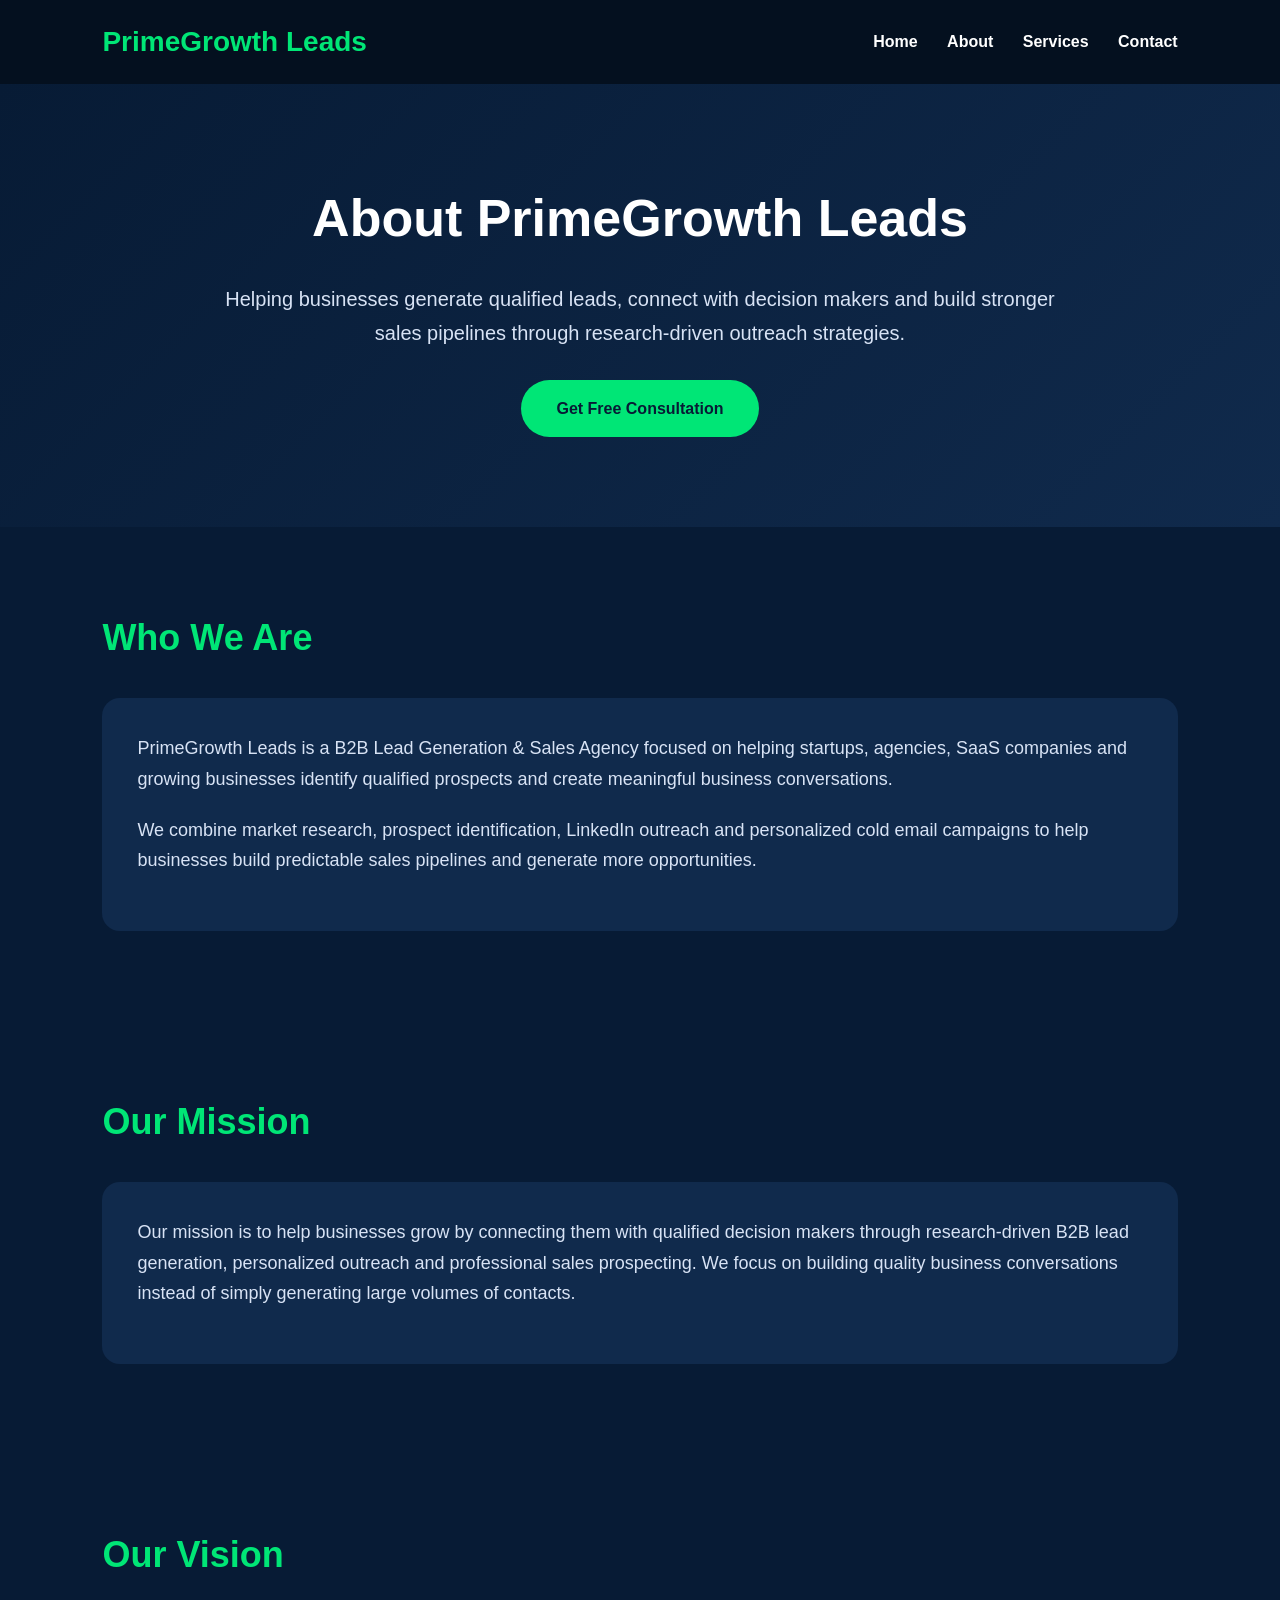
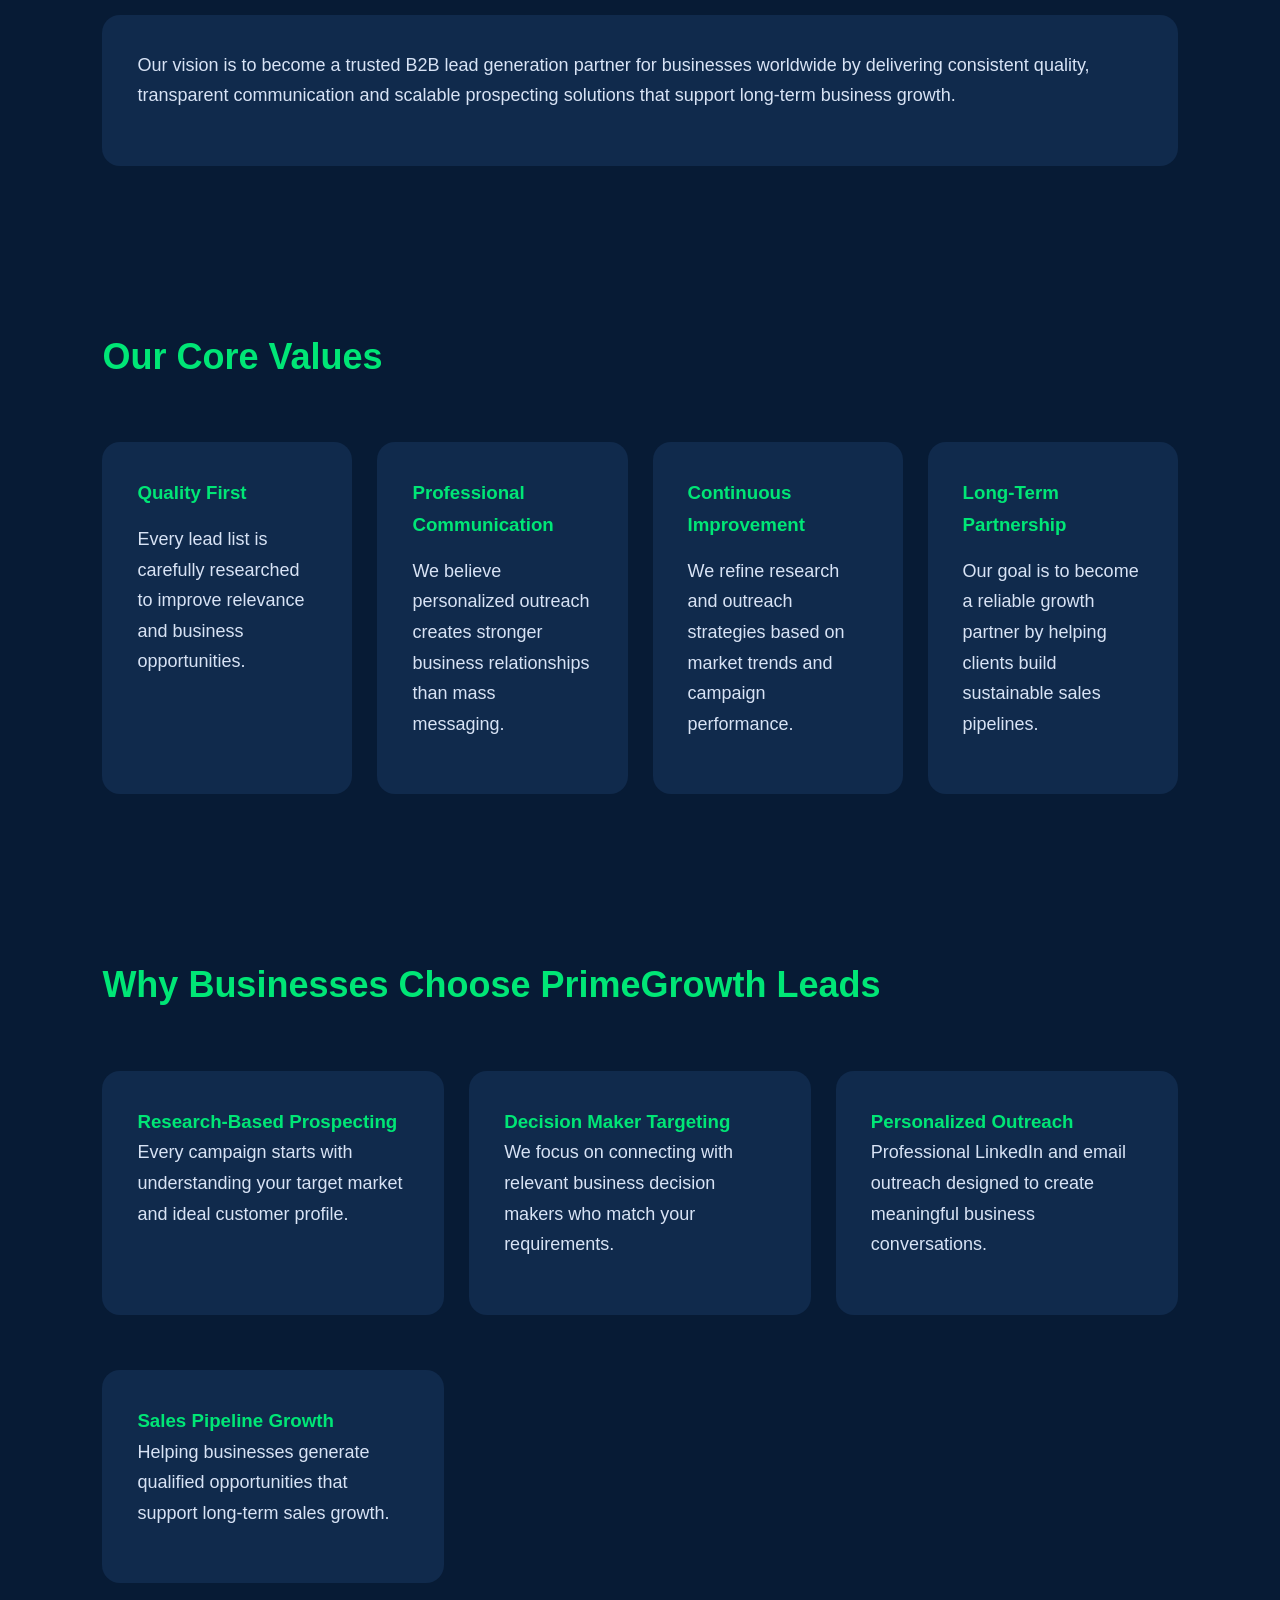
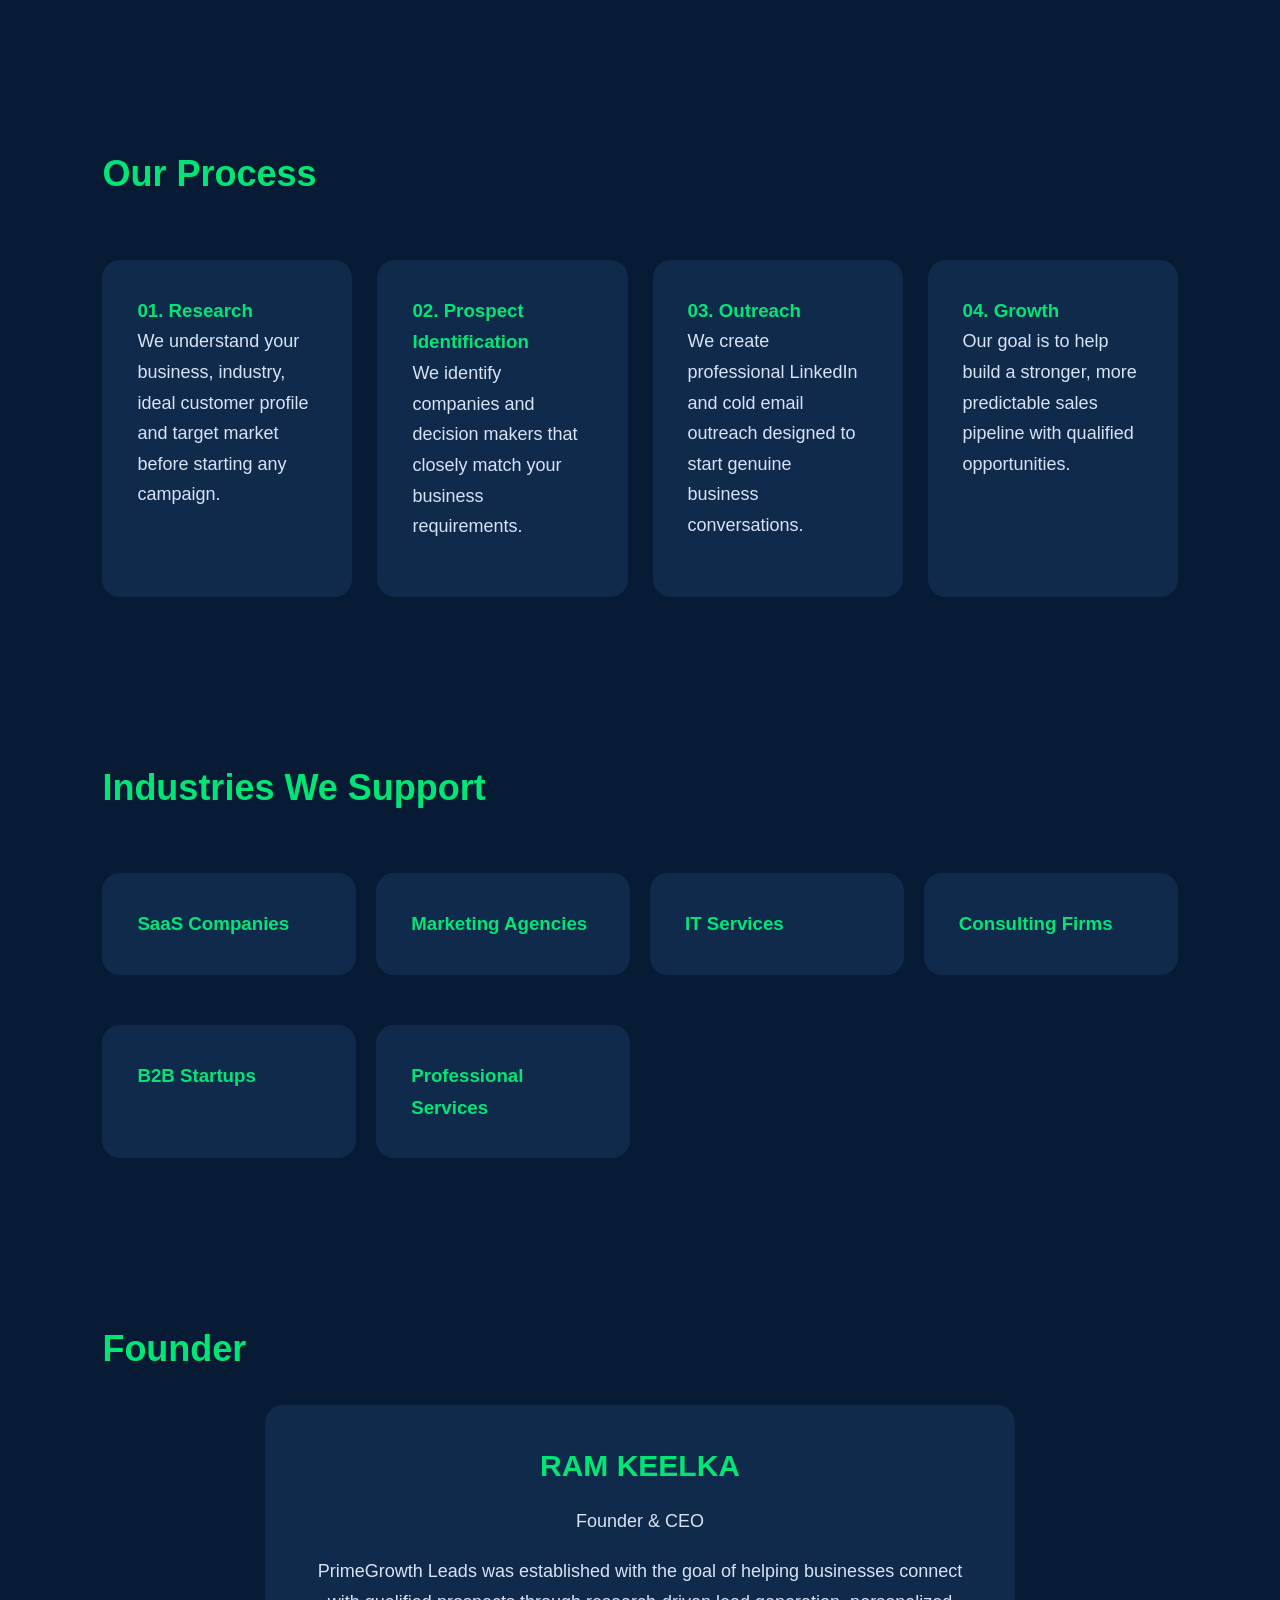
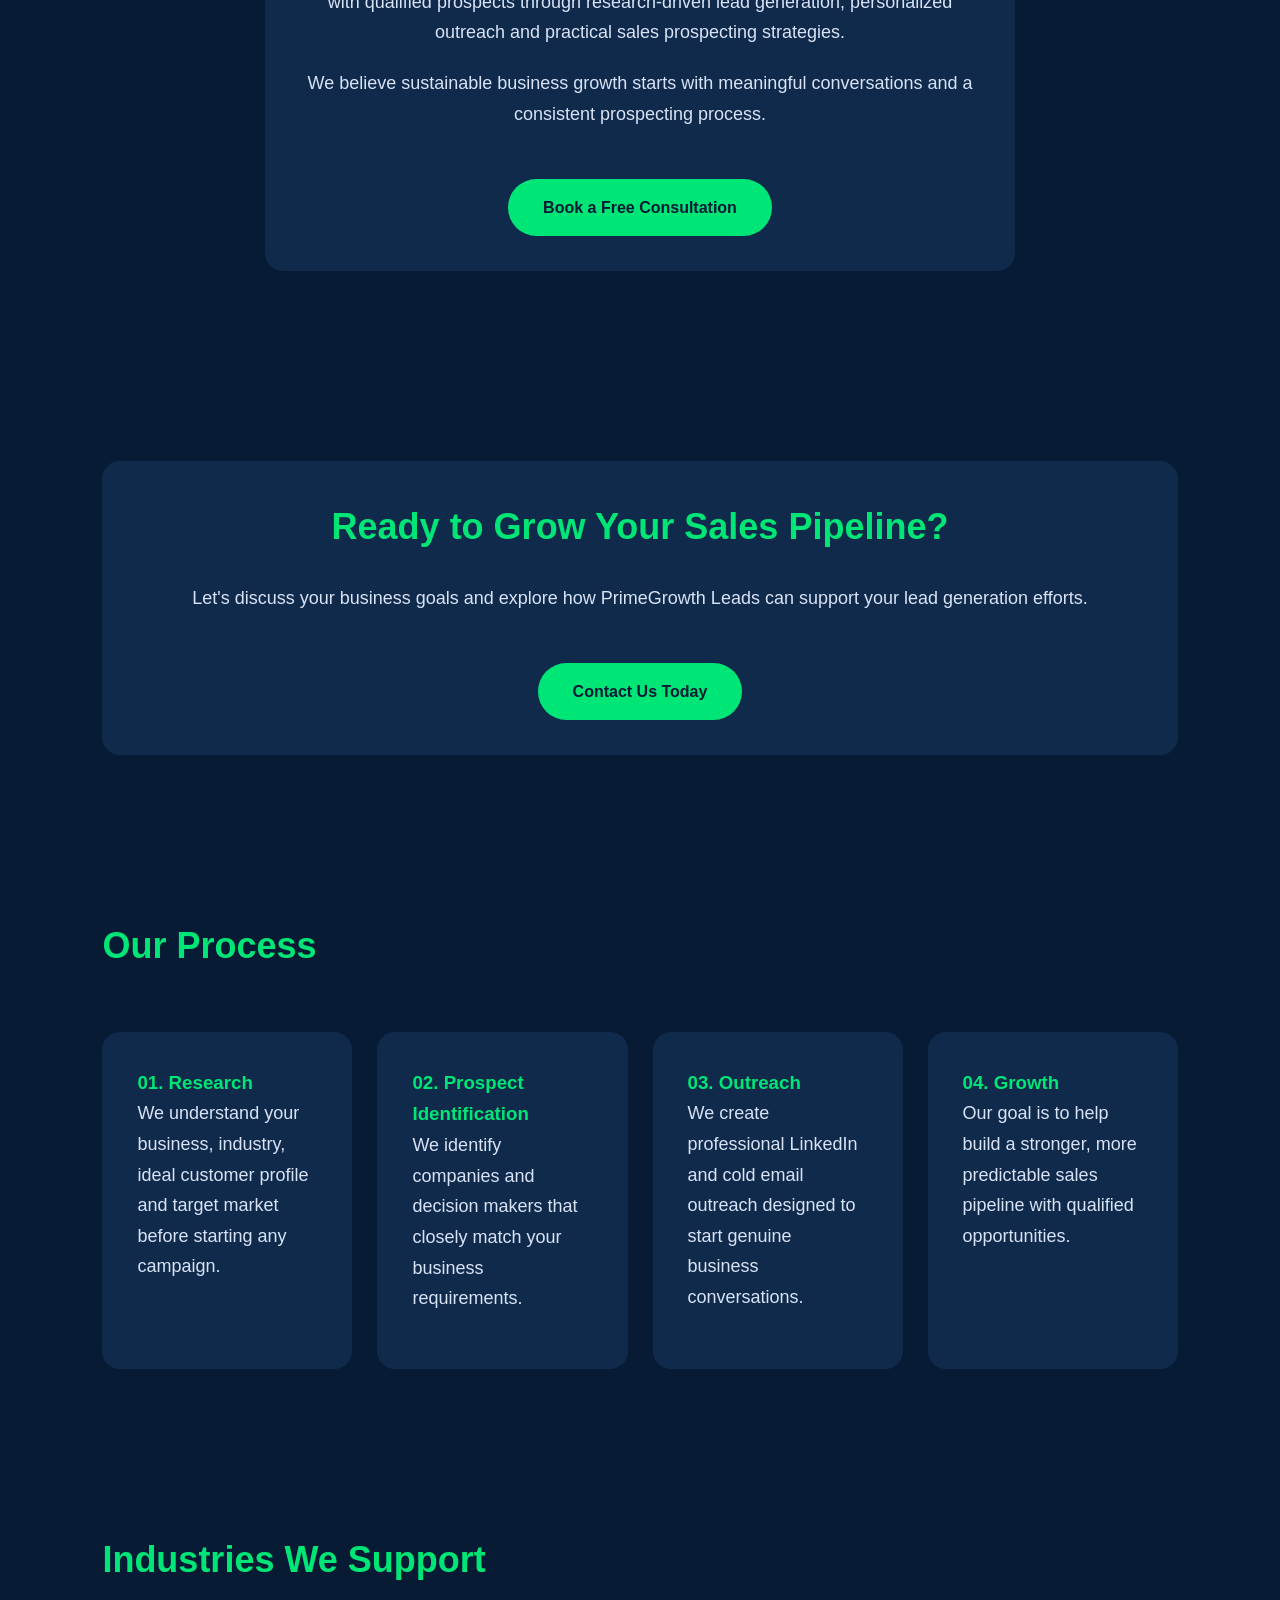
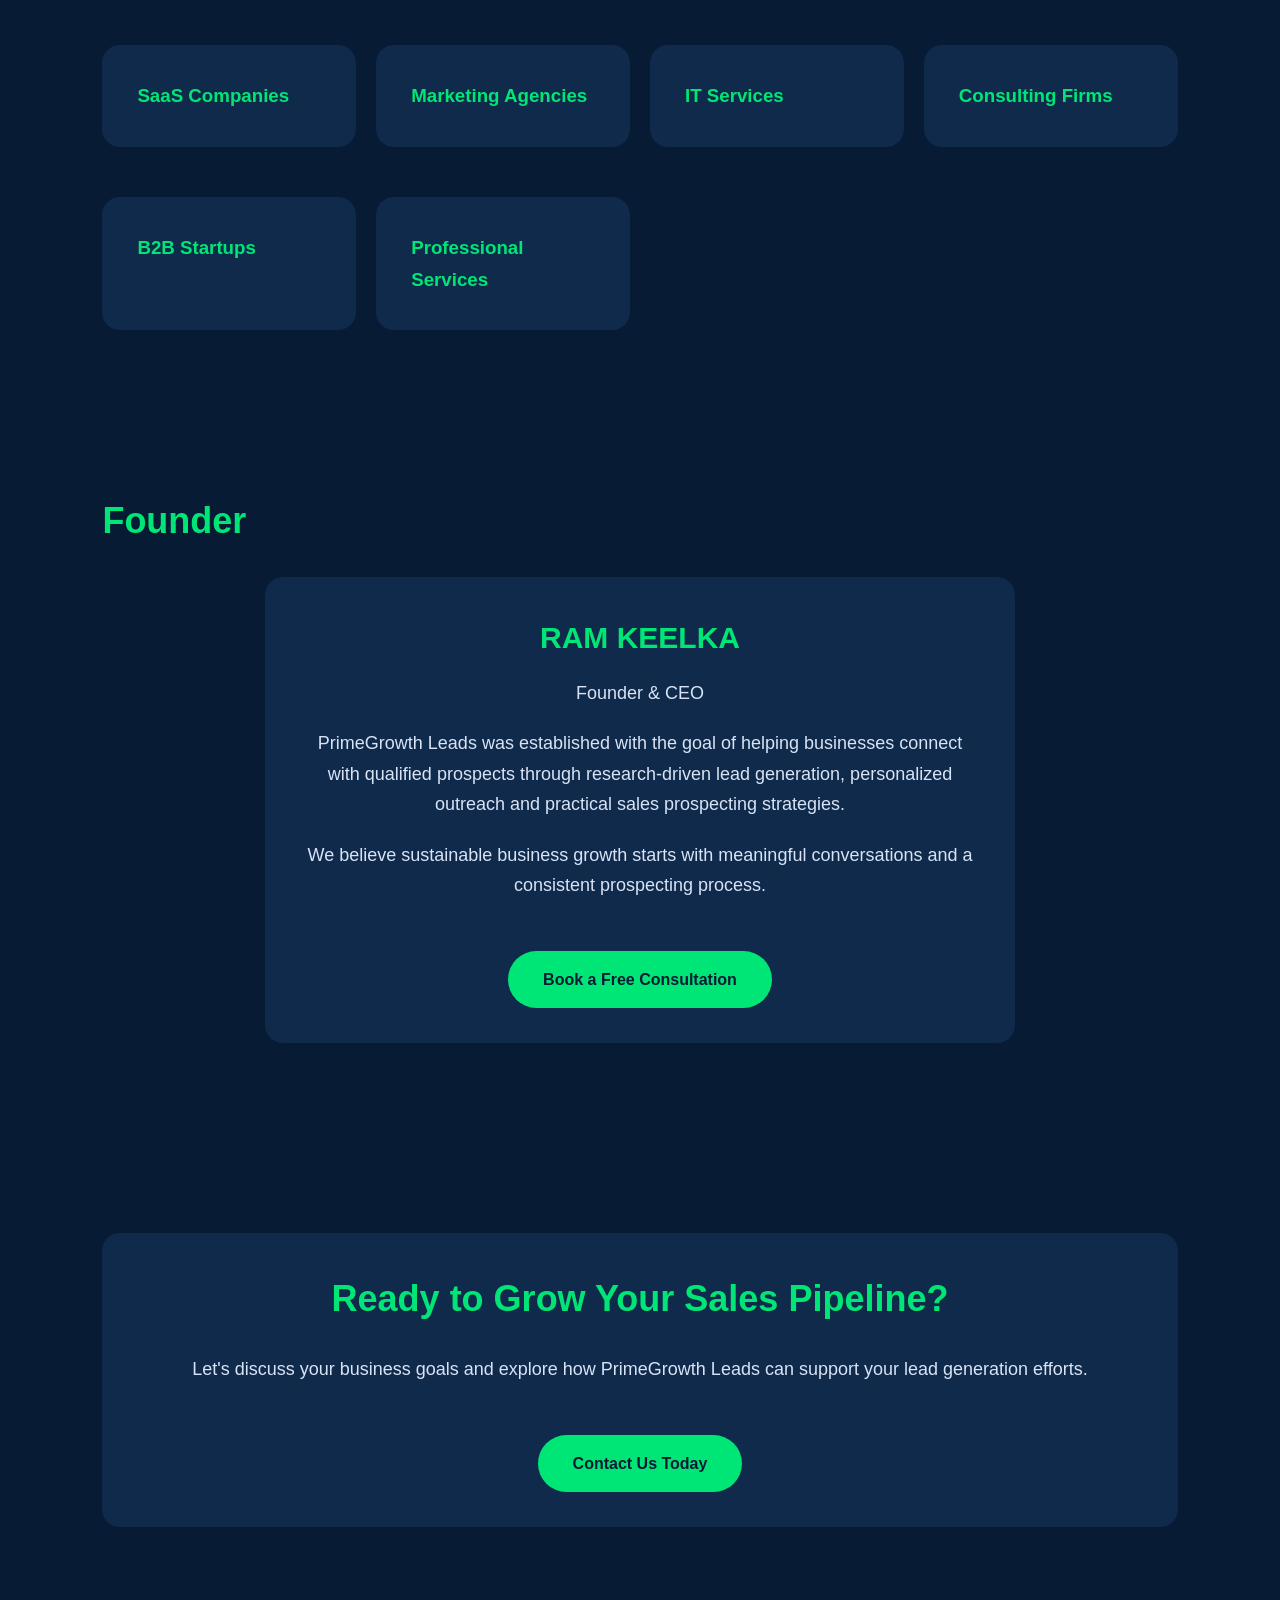
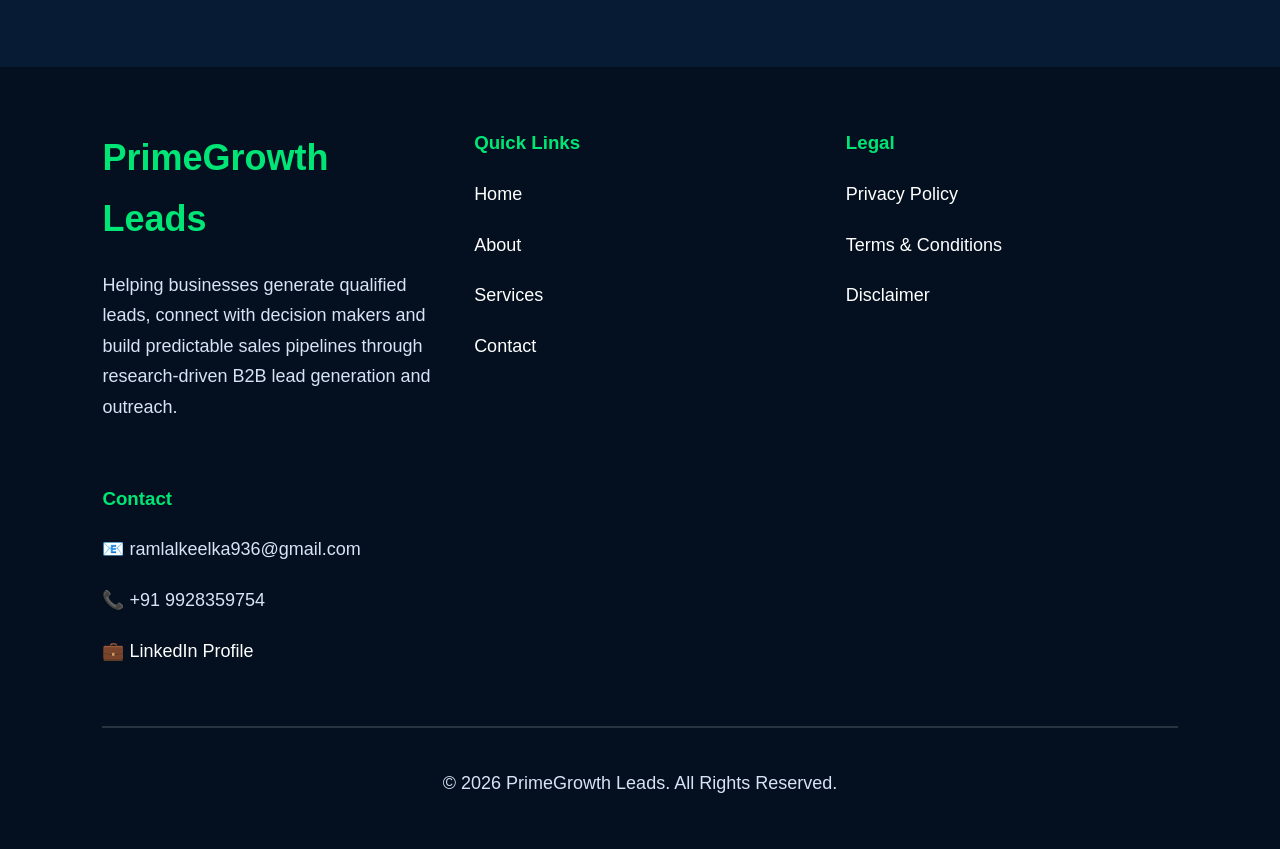
<file: about.html>
<!DOCTYPE html>
<html lang="en">
<head>
  <link rel="icon" href="./logo.png" type="image/png">
<link rel="shortcut icon" href="./logo.png" type="image/png">
<link rel="apple-touch-icon" href="./logo.png">

<meta charset="UTF-8">
<meta name="viewport" content="width=device-width, initial-scale=1.0">

<title>About Us | PrimeGrowth Leads</title>

<meta name="description" content="Learn more about PrimeGrowth Leads, a B2B Lead Generation & Sales Agency helping businesses connect with qualified decision makers.">

<style>

*{
margin:0;
padding:0;
box-sizing:border-box;
font-family:Arial,Helvetica,sans-serif;
}

body{
background:#071B35;
color:#ffffff;
line-height:1.7;
}

header{
background:#04101F;
padding:18px 8%;
display:flex;
justify-content:space-between;
align-items:center;
position:sticky;
top:0;
z-index:1000;
}

.logo{
font-size:28px;
font-weight:bold;
color:#00E676;
}

nav a{
color:#ffffff;
text-decoration:none;
margin-left:25px;
font-weight:bold;
transition:.3s;
}

nav a:hover{
color:#00E676;
}

.hero{
padding:90px 8%;
text-align:center;
background:linear-gradient(135deg,#071B35,#102A4C);
}

.hero h1{
font-size:52px;
margin-bottom:20px;
}

.hero p{
max-width:850px;
margin:auto;
font-size:20px;
color:#d8e3f5;
}

.section{
padding:80px 8%;
}

.container{
max-width:1200px;
margin:auto;
}

h2{
font-size:36px;
margin-bottom:25px;
color:#00E676;
}

p{
font-size:18px;
color:#d8e3f5;
margin-bottom:20px;
}

.card{
background:#102A4C;
padding:35px;
border-radius:18px;
margin-top:30px;
}

.btn{
display:inline-block;
margin-top:30px;
padding:15px 35px;
background:#00E676;
color:#071B35;
text-decoration:none;
border-radius:30px;
font-weight:bold;
}

@media(max-width:768px){

.hero h1{
font-size:38px;
}

nav{
display:none;
}

}

</style>

</head>

<body>

<header>

<div class="logo">

PrimeGrowth Leads

</div>

<nav>

<a href="index.html">Home</a>

<a href="about.html">About</a>

<a href="services.html">Services</a>

<a href="contact.html">Contact</a>

</nav>

</header>

<section class="hero">

<h1>About PrimeGrowth Leads</h1>

<p>

Helping businesses generate qualified leads, connect with decision makers and build stronger sales pipelines through research-driven outreach strategies.

</p>

<a href="contact.html" class="btn">

Get Free Consultation

</a>

</section>

<section class="section">

<div class="container">

<h2>Who We Are</h2>

<div class="card">

<p>

PrimeGrowth Leads is a B2B Lead Generation & Sales Agency focused on helping startups, agencies, SaaS companies and growing businesses identify qualified prospects and create meaningful business conversations.

</p>

<p>

We combine market research, prospect identification, LinkedIn outreach and personalized cold email campaigns to help businesses build predictable sales pipelines and generate more opportunities.

</p>

</div>

</div>

</section><!-- ===========================
MISSION & VISION
=========================== -->

<section class="section">

<div class="container">

<h2>Our Mission</h2>

<div class="card">

<p>

Our mission is to help businesses grow by connecting them with qualified decision makers through research-driven B2B lead generation, personalized outreach and professional sales prospecting. We focus on building quality business conversations instead of simply generating large volumes of contacts.

</p>

</div>

</div>

</section>

<section class="section">

<div class="container">

<h2>Our Vision</h2>

<div class="card">

<p>

Our vision is to become a trusted B2B lead generation partner for businesses worldwide by delivering consistent quality, transparent communication and scalable prospecting solutions that support long-term business growth.

</p>

</div>

</div>

</section>

<!-- ===========================
CORE VALUES
=========================== -->

<section class="section">

<div class="container">

<h2>Our Core Values</h2>

<div style="display:grid;grid-template-columns:repeat(auto-fit,minmax(250px,1fr));gap:25px;">

<div class="card">
<h3 style="color:#00E676;margin-bottom:15px;">Quality First</h3>
<p>Every lead list is carefully researched to improve relevance and business opportunities.</p>
</div>

<div class="card">
<h3 style="color:#00E676;margin-bottom:15px;">Professional Communication</h3>
<p>We believe personalized outreach creates stronger business relationships than mass messaging.</p>
</div>

<div class="card">
<h3 style="color:#00E676;margin-bottom:15px;">Continuous Improvement</h3>
<p>We refine research and outreach strategies based on market trends and campaign performance.</p>
</div>

<div class="card">
<h3 style="color:#00E676;margin-bottom:15px;">Long-Term Partnership</h3>
<p>Our goal is to become a reliable growth partner by helping clients build sustainable sales pipelines.</p>
</div>

</div>

</div>

</section>

<!-- ===========================
WHY CHOOSE US
=========================== -->

<section class="section">

<div class="container">

<h2>Why Businesses Choose PrimeGrowth Leads</h2>

<div style="display:grid;grid-template-columns:repeat(auto-fit,minmax(280px,1fr));gap:25px;">

<div class="card">
<h3 style="color:#00E676;">Research-Based Prospecting</h3>
<p>Every campaign starts with understanding your target market and ideal customer profile.</p>
</div>

<div class="card">
<h3 style="color:#00E676;">Decision Maker Targeting</h3>
<p>We focus on connecting with relevant business decision makers who match your requirements.</p>
</div>

<div class="card">
<h3 style="color:#00E676;">Personalized Outreach</h3>
<p>Professional LinkedIn and email outreach designed to create meaningful business conversations.</p>
</div>

<div class="card">
<h3 style="color:#00E676;">Sales Pipeline Growth</h3>
<p>Helping businesses generate qualified opportunities that support long-term sales growth.</p>
</div>

</div>

</div>

</section><!-- ===========================
OUR PROCESS
=========================== -->

<section class="section">

<div class="container">

<h2>Our Process</h2>

<div style="display:grid;grid-template-columns:repeat(auto-fit,minmax(250px,1fr));gap:25px;">

<div class="card">
<h3 style="color:#00E676;">01. Research</h3>
<p>We understand your business, industry, ideal customer profile and target market before starting any campaign.</p>
</div>

<div class="card">
<h3 style="color:#00E676;">02. Prospect Identification</h3>
<p>We identify companies and decision makers that closely match your business requirements.</p>
</div>

<div class="card">
<h3 style="color:#00E676;">03. Outreach</h3>
<p>We create professional LinkedIn and cold email outreach designed to start genuine business conversations.</p>
</div>

<div class="card">
<h3 style="color:#00E676;">04. Growth</h3>
<p>Our goal is to help build a stronger, more predictable sales pipeline with qualified opportunities.</p>
</div>

</div>

</div>

</section>

<!-- ===========================
INDUSTRIES
=========================== -->

<section class="section">

<div class="container">

<h2>Industries We Support</h2>

<div style="display:grid;grid-template-columns:repeat(auto-fit,minmax(220px,1fr));gap:20px;">

<div class="card"><h3 style="color:#00E676;">SaaS Companies</h3></div>

<div class="card"><h3 style="color:#00E676;">Marketing Agencies</h3></div>

<div class="card"><h3 style="color:#00E676;">IT Services</h3></div>

<div class="card"><h3 style="color:#00E676;">Consulting Firms</h3></div>

<div class="card"><h3 style="color:#00E676;">B2B Startups</h3></div>

<div class="card"><h3 style="color:#00E676;">Professional Services</h3></div>

</div>

</div>

</section>

<!-- ===========================
FOUNDER
=========================== -->

<section class="section">

<div class="container">

<h2>Founder</h2>

<div class="card" style="text-align:center;max-width:750px;margin:auto;">

<h3 style="font-size:30px;color:#00E676;margin-bottom:15px;">

RAM KEELKA

</h3>

<p>

Founder & CEO

</p>

<p>

PrimeGrowth Leads was established with the goal of helping businesses connect with qualified prospects through research-driven lead generation, personalized outreach and practical sales prospecting strategies.

</p>

<p>

We believe sustainable business growth starts with meaningful conversations and a consistent prospecting process.

</p>

<a href="contact.html" class="btn">

Book a Free Consultation

</a>

</div>

</div>

</section>

<!-- ===========================
CALL TO ACTION
=========================== -->

<section class="section">

<div class="container">

<div class="card" style="text-align:center;">

<h2>Ready to Grow Your Sales Pipeline?</h2>

<p>

Let's discuss your business goals and explore how PrimeGrowth Leads can support your lead generation efforts.

</p>

<a href="contact.html" class="btn">

Contact Us Today

</a>

</div>

</div>

</section><!-- ===========================
OUR PROCESS
=========================== -->

<section class="section">

<div class="container">

<h2>Our Process</h2>

<div style="display:grid;grid-template-columns:repeat(auto-fit,minmax(250px,1fr));gap:25px;">

<div class="card">
<h3 style="color:#00E676;">01. Research</h3>
<p>We understand your business, industry, ideal customer profile and target market before starting any campaign.</p>
</div>

<div class="card">
<h3 style="color:#00E676;">02. Prospect Identification</h3>
<p>We identify companies and decision makers that closely match your business requirements.</p>
</div>

<div class="card">
<h3 style="color:#00E676;">03. Outreach</h3>
<p>We create professional LinkedIn and cold email outreach designed to start genuine business conversations.</p>
</div>

<div class="card">
<h3 style="color:#00E676;">04. Growth</h3>
<p>Our goal is to help build a stronger, more predictable sales pipeline with qualified opportunities.</p>
</div>

</div>

</div>

</section>

<!-- ===========================
INDUSTRIES
=========================== -->

<section class="section">

<div class="container">

<h2>Industries We Support</h2>

<div style="display:grid;grid-template-columns:repeat(auto-fit,minmax(220px,1fr));gap:20px;">

<div class="card"><h3 style="color:#00E676;">SaaS Companies</h3></div>

<div class="card"><h3 style="color:#00E676;">Marketing Agencies</h3></div>

<div class="card"><h3 style="color:#00E676;">IT Services</h3></div>

<div class="card"><h3 style="color:#00E676;">Consulting Firms</h3></div>

<div class="card"><h3 style="color:#00E676;">B2B Startups</h3></div>

<div class="card"><h3 style="color:#00E676;">Professional Services</h3></div>

</div>

</div>

</section>

<!-- ===========================
FOUNDER
=========================== -->

<section class="section">

<div class="container">

<h2>Founder</h2>

<div class="card" style="text-align:center;max-width:750px;margin:auto;">

<h3 style="font-size:30px;color:#00E676;margin-bottom:15px;">

RAM KEELKA

</h3>

<p>

Founder & CEO

</p>

<p>

PrimeGrowth Leads was established with the goal of helping businesses connect with qualified prospects through research-driven lead generation, personalized outreach and practical sales prospecting strategies.

</p>

<p>

We believe sustainable business growth starts with meaningful conversations and a consistent prospecting process.

</p>

<a href="contact.html" class="btn">

Book a Free Consultation

</a>

</div>

</div>

</section>

<!-- ===========================
CALL TO ACTION
=========================== -->

<section class="section">

<div class="container">

<div class="card" style="text-align:center;">

<h2>Ready to Grow Your Sales Pipeline?</h2>

<p>

Let's discuss your business goals and explore how PrimeGrowth Leads can support your lead generation efforts.

</p>

<a href="contact.html" class="btn">

Contact Us Today

</a>

</div>

</div>

</section> <!-- ===========================
FOOTER
=========================== -->

<footer style="background:#04101F;padding:60px 8% 30px;margin-top:60px;">

<div style="display:grid;grid-template-columns:repeat(auto-fit,minmax(250px,1fr));gap:40px;max-width:1200px;margin:auto;">

<div>

<h2 style="color:#00E676;margin-bottom:20px;">

PrimeGrowth Leads

</h2>

<p>

Helping businesses generate qualified leads, connect with decision makers and build predictable sales pipelines through research-driven B2B lead generation and outreach.

</p>

</div>

<div>

<h3 style="color:#00E676;margin-bottom:20px;">

Quick Links

</h3>

<p><a href="index.html" style="color:white;text-decoration:none;">Home</a></p>

<p><a href="about.html" style="color:white;text-decoration:none;">About</a></p>

<p><a href="services.html" style="color:white;text-decoration:none;">Services</a></p>

<p><a href="contact.html" style="color:white;text-decoration:none;">Contact</a></p>

</div>

<div>

<h3 style="color:#00E676;margin-bottom:20px;">

Legal

</h3>

<p><a href="privacy-policy.html" style="color:white;text-decoration:none;">Privacy Policy</a></p>

<p><a href="terms.html" style="color:white;text-decoration:none;">Terms & Conditions</a></p>

<p><a href="disclaimer.html" style="color:white;text-decoration:none;">Disclaimer</a></p>

</div>

<div>

<h3 style="color:#00E676;margin-bottom:20px;">

Contact

</h3>

<p>📧 ramlalkeelka936@gmail.com</p>

<p>📞 +91 9928359754</p>

<p>
💼
<a href="https://www.linkedin.com/in/ram-keelka-12836a3b2"
target="_blank"
style="color:white;text-decoration:none;">
LinkedIn Profile
</a>
</p>

</div>

</div>

<hr style="margin:40px 0;border:1px solid rgba(255,255,255,.15);">

<div style="text-align:center;">

<p>

© 2026 PrimeGrowth Leads. All Rights Reserved.

</p>

</div>

</footer>

</body>

</html>
</file>
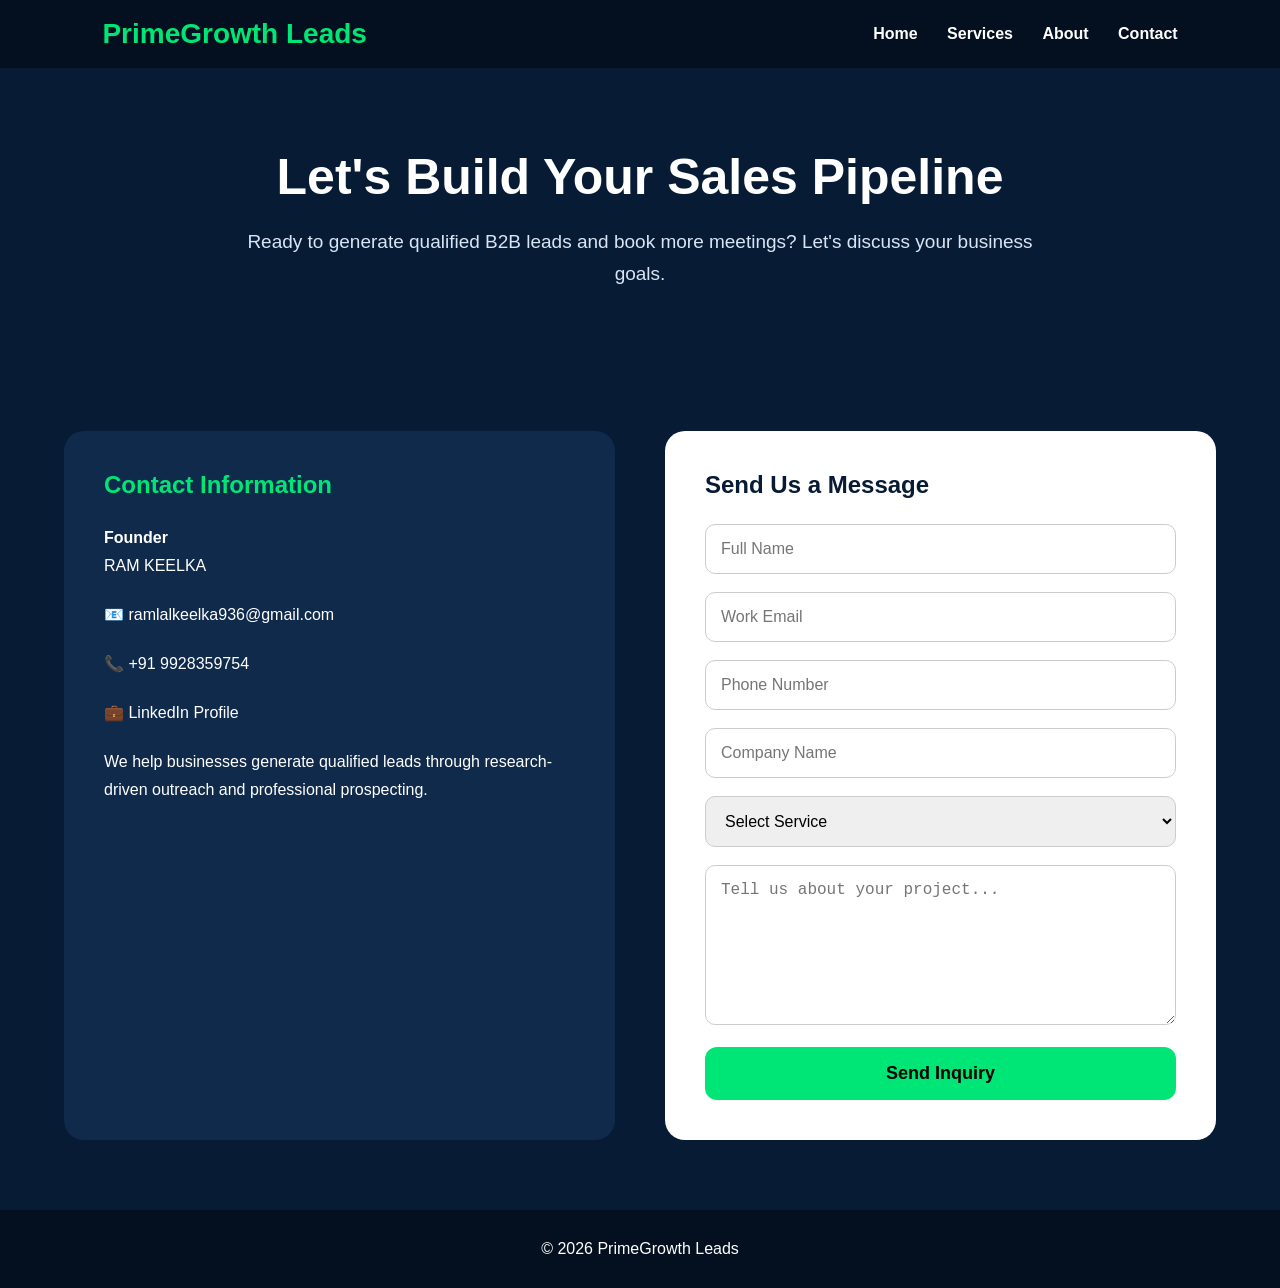
<file: contact.html>
<!DOCTYPE html>
<html lang="en">

<head>
  <link rel="icon" href="./logo.png" type="image/png">
<link rel="shortcut icon" href="./logo.png" type="image/png">
<link rel="apple-touch-icon" href="./logo.png">

<meta charset="UTF-8">
<meta name="viewport" content="width=device-width,initial-scale=1.0">

<title>Contact Us | PrimeGrowth Leads</title>

<meta name="description" content="Contact PrimeGrowth Leads for B2B Lead Generation, LinkedIn Outreach, Cold Email Campaigns and Appointment Setting.">

<link rel="preconnect" href="https://fonts.googleapis.com">
<link rel="preconnect" href="https://fonts.gstatic.com" crossorigin>

<style>

*{
margin:0;
padding:0;
box-sizing:border-box;
}

body{
font-family:Arial,Helvetica,sans-serif;
background:#071B35;
color:#fff;
}

header{
background:#04101F;
padding:18px 8%;
display:flex;
justify-content:space-between;
align-items:center;
}

.logo{
font-size:28px;
font-weight:bold;
color:#00E676;
}

nav a{
color:#fff;
text-decoration:none;
margin-left:25px;
font-weight:bold;
}

.hero{

padding:80px 20px;
text-align:center;

}

.hero h1{

font-size:50px;
margin-bottom:20px;

}

.hero p{

max-width:800px;
margin:auto;
font-size:19px;
line-height:1.7;
color:#d9e5f5;

}

.container{

width:90%;
max-width:1200px;
margin:60px auto;

display:grid;

grid-template-columns:1fr 1fr;

gap:50px;

}

.info{

background:#102A4C;

padding:40px;

border-radius:20px;

}

.info h2{

margin-bottom:25px;

color:#00E676;

}

.info p{

margin-bottom:20px;

line-height:1.8;

}

.info a{

color:white;

text-decoration:none;

}

.form-box{

background:white;

padding:40px;

border-radius:20px;

color:#222;

}

.form-box h2{

margin-bottom:25px;

color:#071B35;

}

.input{

width:100%;

padding:15px;

margin-bottom:18px;

border:1px solid #ccc;

border-radius:10px;

font-size:16px;

}

textarea{

height:160px;

resize:vertical;

}

button{

width:100%;

padding:16px;

border:none;

background:#00E676;

font-size:18px;

font-weight:bold;

border-radius:12px;

cursor:pointer;

}

button:hover{

opacity:.9;

}

footer{

margin-top:70px;

background:#04101F;

padding:30px;

text-align:center;

}

@media(max-width:900px){

.container{

grid-template-columns:1fr;

}

.hero h1{

font-size:36px;

}

}

</style>

</head>

<body>

<header>

<div class="logo">

PrimeGrowth Leads

</div>

<nav>

<a href="index.html">Home</a>

<a href="#">Services</a>

<a href="#">About</a>

<a href="contact.html">Contact</a>

</nav>

</header>

<section class="hero">

<h1>Let's Build Your Sales Pipeline</h1>

<p>

Ready to generate qualified B2B leads and book more meetings?

Let's discuss your business goals.

</p>

</section>

<div class="container">

<div class="info">

<h2>Contact Information</h2>

<p><strong>Founder</strong><br>RAM KEELKA</p>

<p>

📧

<a href="mailto:ramlalkeelka936@gmail.com">

ramlalkeelka936@gmail.com

</a>

</p>

<p>

📞

<a href="tel:+919928359754">

+91 9928359754

</a>

</p>

<p>

💼

<a href="https://www.linkedin.com/in/ram-keelka-12836a3b2" target="_blank">

LinkedIn Profile

</a>

</p>

<p>

We help businesses generate qualified leads through research-driven outreach and professional prospecting.

</p>

</div>

<div class="form-box">

<h2>Send Us a Message</h2>

<form>

<input class="input" type="text" placeholder="Full Name" required>

<input class="input" type="email" placeholder="Work Email" required>

<input class="input" type="tel" placeholder="Phone Number">

<input class="input" type="text" placeholder="Company Name">

<select class="input">

<option>Select Service</option>

<option>B2B Lead Generation</option>

<option>LinkedIn Outreach</option>

<option>Cold Email Campaign</option>

<option>Appointment Setting</option>

<option>Sales Prospecting</option>

</select>

<textarea class="input" placeholder="Tell us about your project..."></textarea>

<button type="submit">

Send Inquiry

</button>

</form>

</div>

</div>

<footer>

© 2026 PrimeGrowth Leads

</footer>

</body>

</html>
</file>
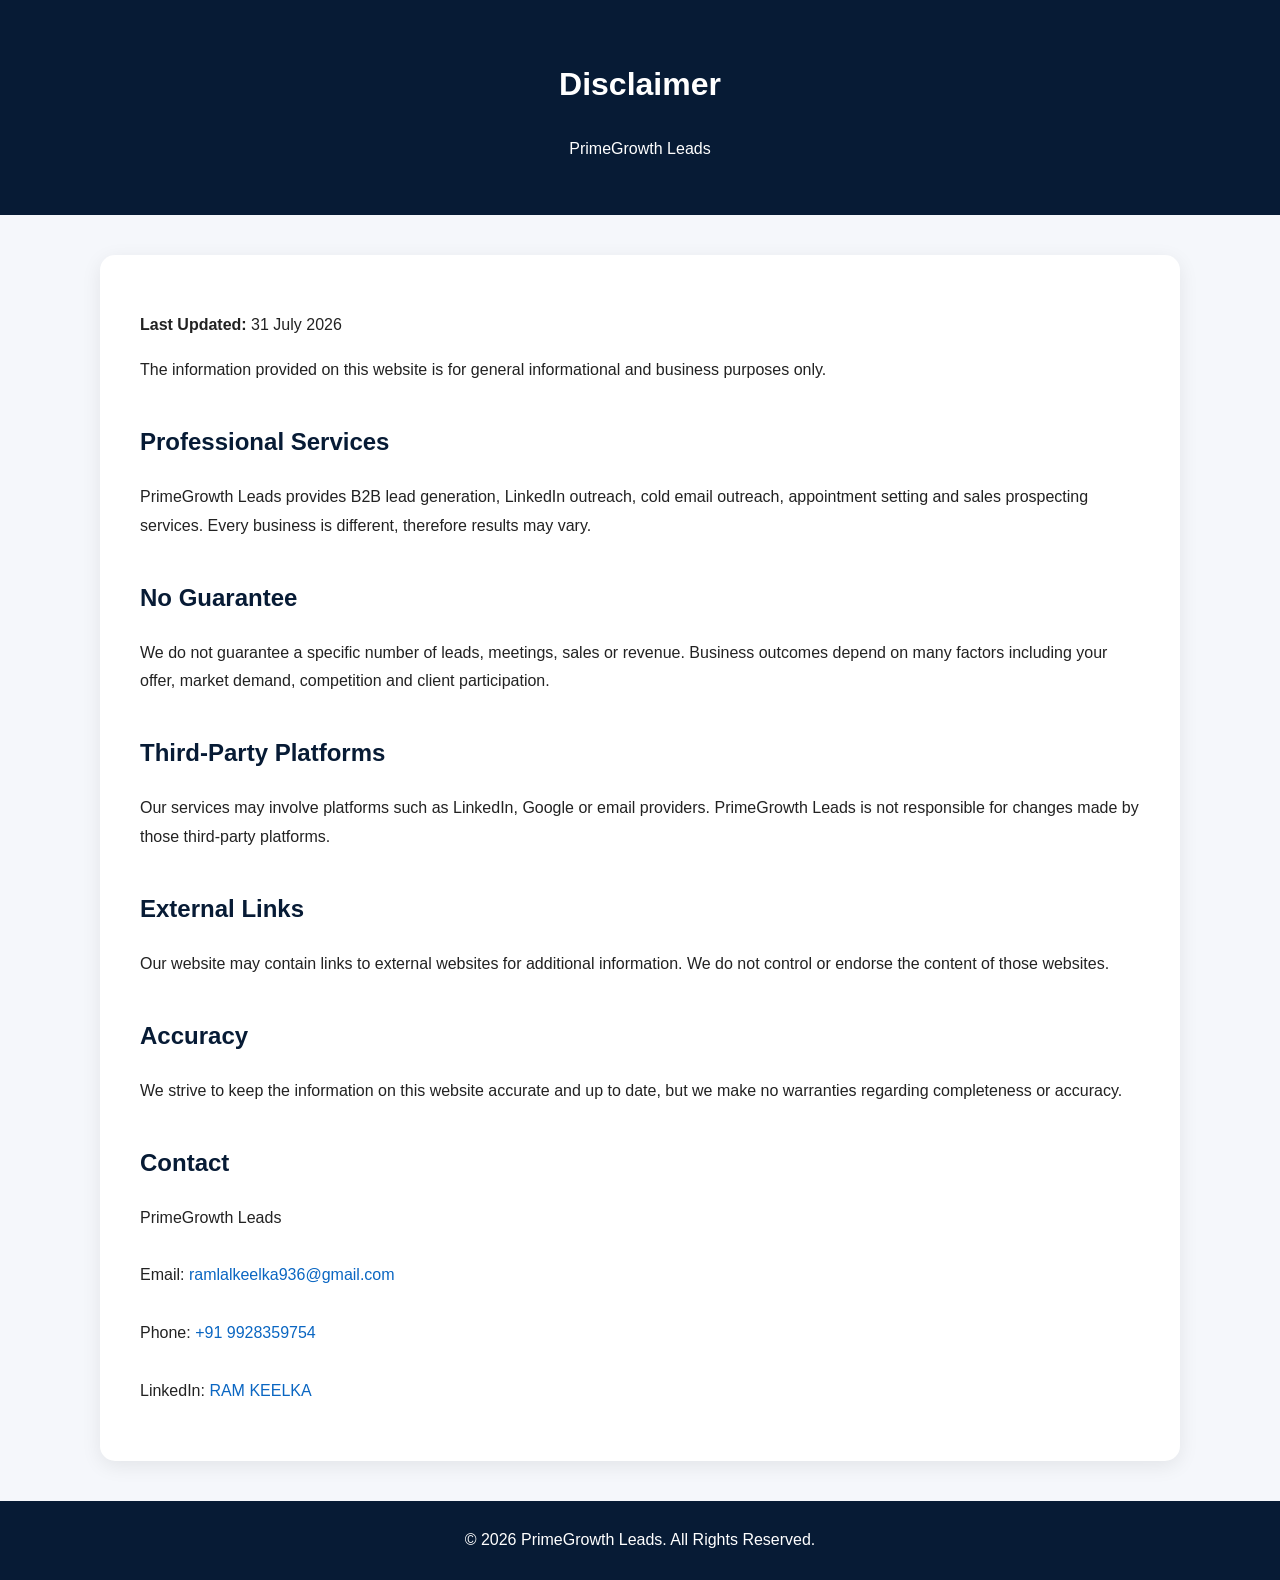
<file: disclaimer.html>
<!DOCTYPE html>
<html lang="en">
<head>
  <link rel="icon" href="./logo.png" type="image/png">
<link rel="shortcut icon" href="./logo.png" type="image/png">
<link rel="apple-touch-icon" href="./logo.png">

<meta charset="UTF-8">
<meta name="viewport" content="width=device-width, initial-scale=1.0">

<title>Disclaimer | PrimeGrowth Leads</title>

<meta name="description" content="Disclaimer for PrimeGrowth Leads website and services.">

<style>

body{
margin:0;
font-family:Arial,Helvetica,sans-serif;
background:#f5f7fb;
color:#222;
line-height:1.8;
}

header{
background:#071B35;
color:white;
padding:35px;
text-align:center;
}

.container{
max-width:1000px;
margin:40px auto;
background:white;
padding:40px;
border-radius:15px;
box-shadow:0 5px 20px rgba(0,0,0,.08);
}

h2{
color:#071B35;
margin-top:35px;
}

a{
color:#0a66c2;
text-decoration:none;
}

footer{
background:#071B35;
color:white;
padding:25px;
text-align:center;
margin-top:40px;
}

</style>

</head>

<body>

<header>

<h1>Disclaimer</h1>

<p>PrimeGrowth Leads</p>

</header>

<div class="container">

<p><strong>Last Updated:</strong> 31 July 2026</p>

<p>
The information provided on this website is for general informational and business purposes only.
</p>

<h2>Professional Services</h2>

<p>
PrimeGrowth Leads provides B2B lead generation, LinkedIn outreach, cold email outreach, appointment setting and sales prospecting services. Every business is different, therefore results may vary.
</p>

<h2>No Guarantee</h2>

<p>
We do not guarantee a specific number of leads, meetings, sales or revenue. Business outcomes depend on many factors including your offer, market demand, competition and client participation.
</p>

<h2>Third-Party Platforms</h2>

<p>
Our services may involve platforms such as LinkedIn, Google or email providers. PrimeGrowth Leads is not responsible for changes made by those third-party platforms.
</p>

<h2>External Links</h2>

<p>
Our website may contain links to external websites for additional information. We do not control or endorse the content of those websites.
</p>

<h2>Accuracy</h2>

<p>
We strive to keep the information on this website accurate and up to date, but we make no warranties regarding completeness or accuracy.
</p>

<h2>Contact</h2>

<p>

PrimeGrowth Leads<br><br>

Email:
<a href="mailto:ramlalkeelka936@gmail.com">
ramlalkeelka936@gmail.com
</a>

<br><br>

Phone:
<a href="tel:+919928359754">
+91 9928359754
</a>

<br><br>

LinkedIn:
<a href="https://www.linkedin.com/in/ram-keelka-12836a3b2" target="_blank">
RAM KEELKA
</a>

</p>

</div>

<footer>

© 2026 PrimeGrowth Leads. All Rights Reserved.

</footer>

</body>
</html>
</file>
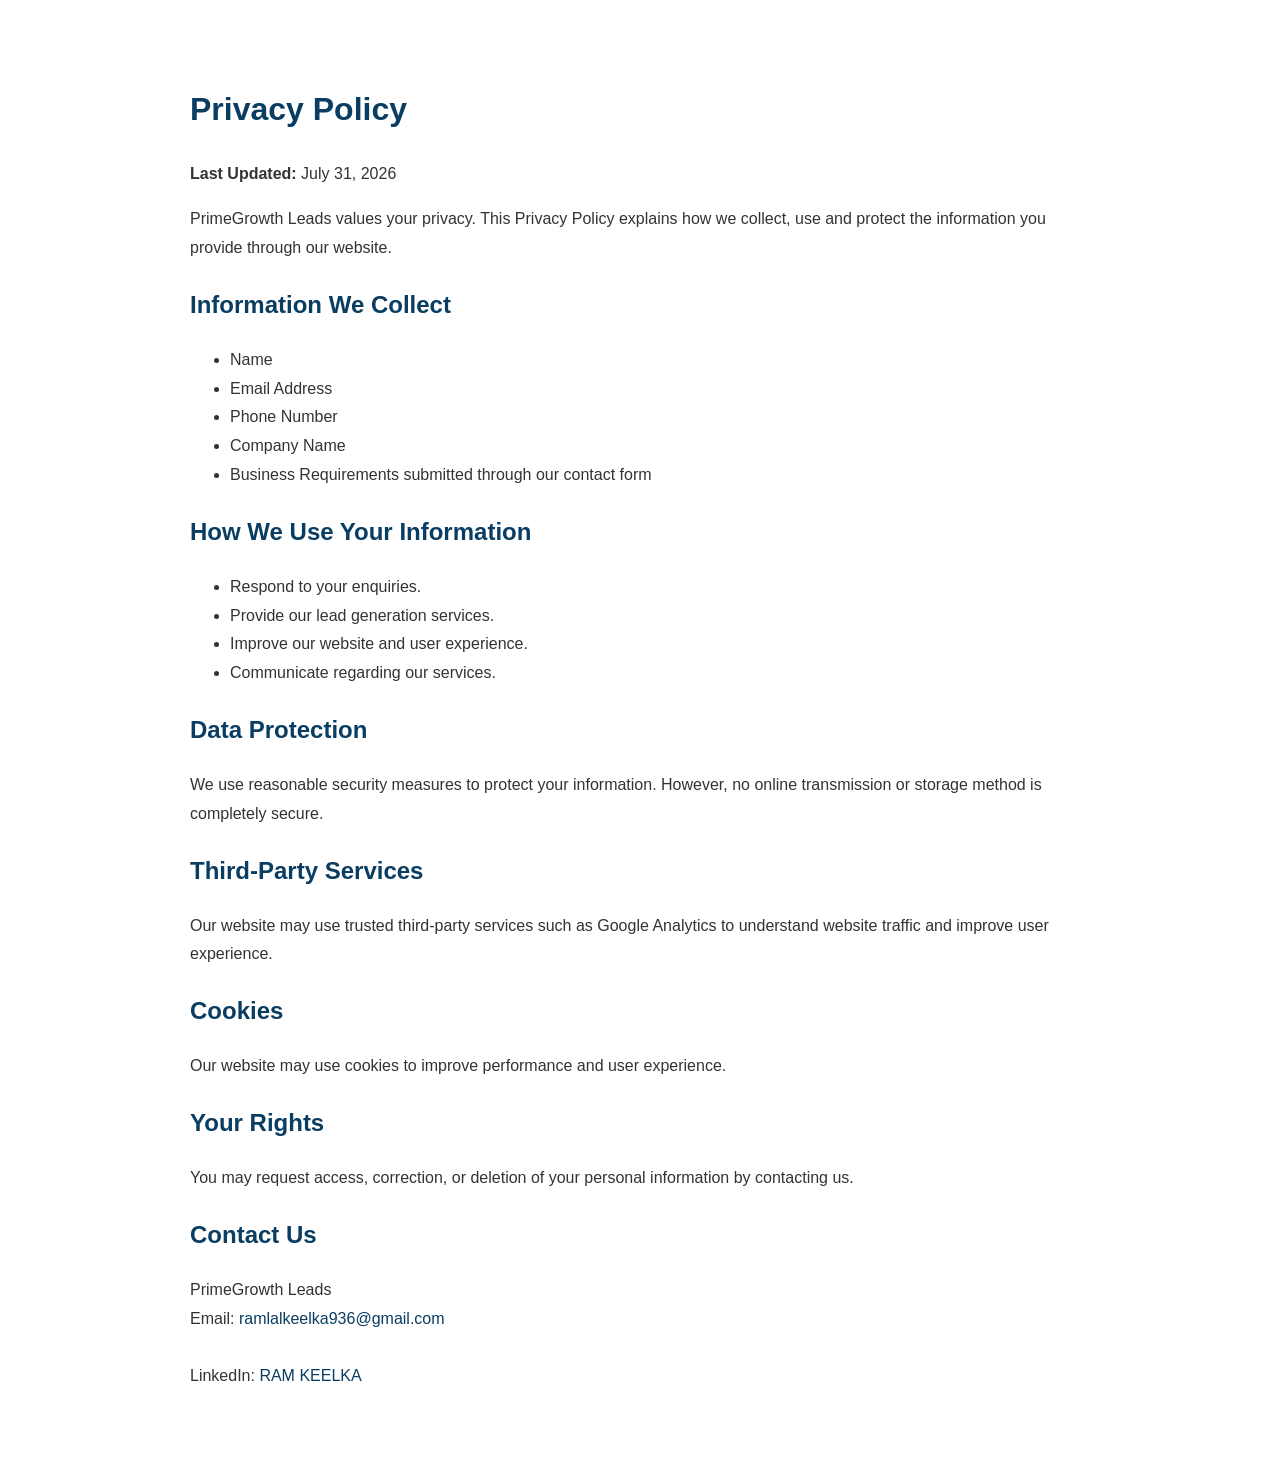
<file: privacy-policy.html>
<!DOCTYPE html>
<html lang="en">
<head>
  <link rel="icon" href="./logo.png" type="image/png">
<link rel="shortcut icon" href="./logo.png" type="image/png">
<link rel="apple-touch-icon" href="./logo.png">
<meta charset="UTF-8">
<meta name="viewport" content="width=device-width, initial-scale=1.0">

<title>Privacy Policy | PrimeGrowth Leads</title>

<style>
body{
font-family:Arial,sans-serif;
max-width:900px;
margin:40px auto;
padding:20px;
line-height:1.8;
color:#333;
}

h1,h2{
color:#0A3D62;
}

a{
color:#0A3D62;
text-decoration:none;
}
</style>

</head>

<body>

<h1>Privacy Policy</h1>

<p><strong>Last Updated:</strong> July 31, 2026</p>

<p>
PrimeGrowth Leads values your privacy. This Privacy Policy explains how we collect,
use and protect the information you provide through our website.
</p>

<h2>Information We Collect</h2>

<ul>
<li>Name</li>
<li>Email Address</li>
<li>Phone Number</li>
<li>Company Name</li>
<li>Business Requirements submitted through our contact form</li>
</ul>

<h2>How We Use Your Information</h2>

<ul>
<li>Respond to your enquiries.</li>
<li>Provide our lead generation services.</li>
<li>Improve our website and user experience.</li>
<li>Communicate regarding our services.</li>
</ul>

<h2>Data Protection</h2>

<p>
We use reasonable security measures to protect your information.
However, no online transmission or storage method is completely secure.
</p>

<h2>Third-Party Services</h2>

<p>
Our website may use trusted third-party services such as Google Analytics
to understand website traffic and improve user experience.
</p>

<h2>Cookies</h2>

<p>
Our website may use cookies to improve performance and user experience.
</p>

<h2>Your Rights</h2>

<p>
You may request access, correction, or deletion of your personal information
by contacting us.
</p>

<h2>Contact Us</h2>

<p>

PrimeGrowth Leads<br>

Email:
<a href="mailto:ramlalkeelka936@gmail.com">
ramlalkeelka936@gmail.com
</a>

<br><br>

LinkedIn:
<a href="https://www.linkedin.com/in/ram-keelka-12836a3b2">
RAM KEELKA
</a>

</p>

</body>
</html>
</file>
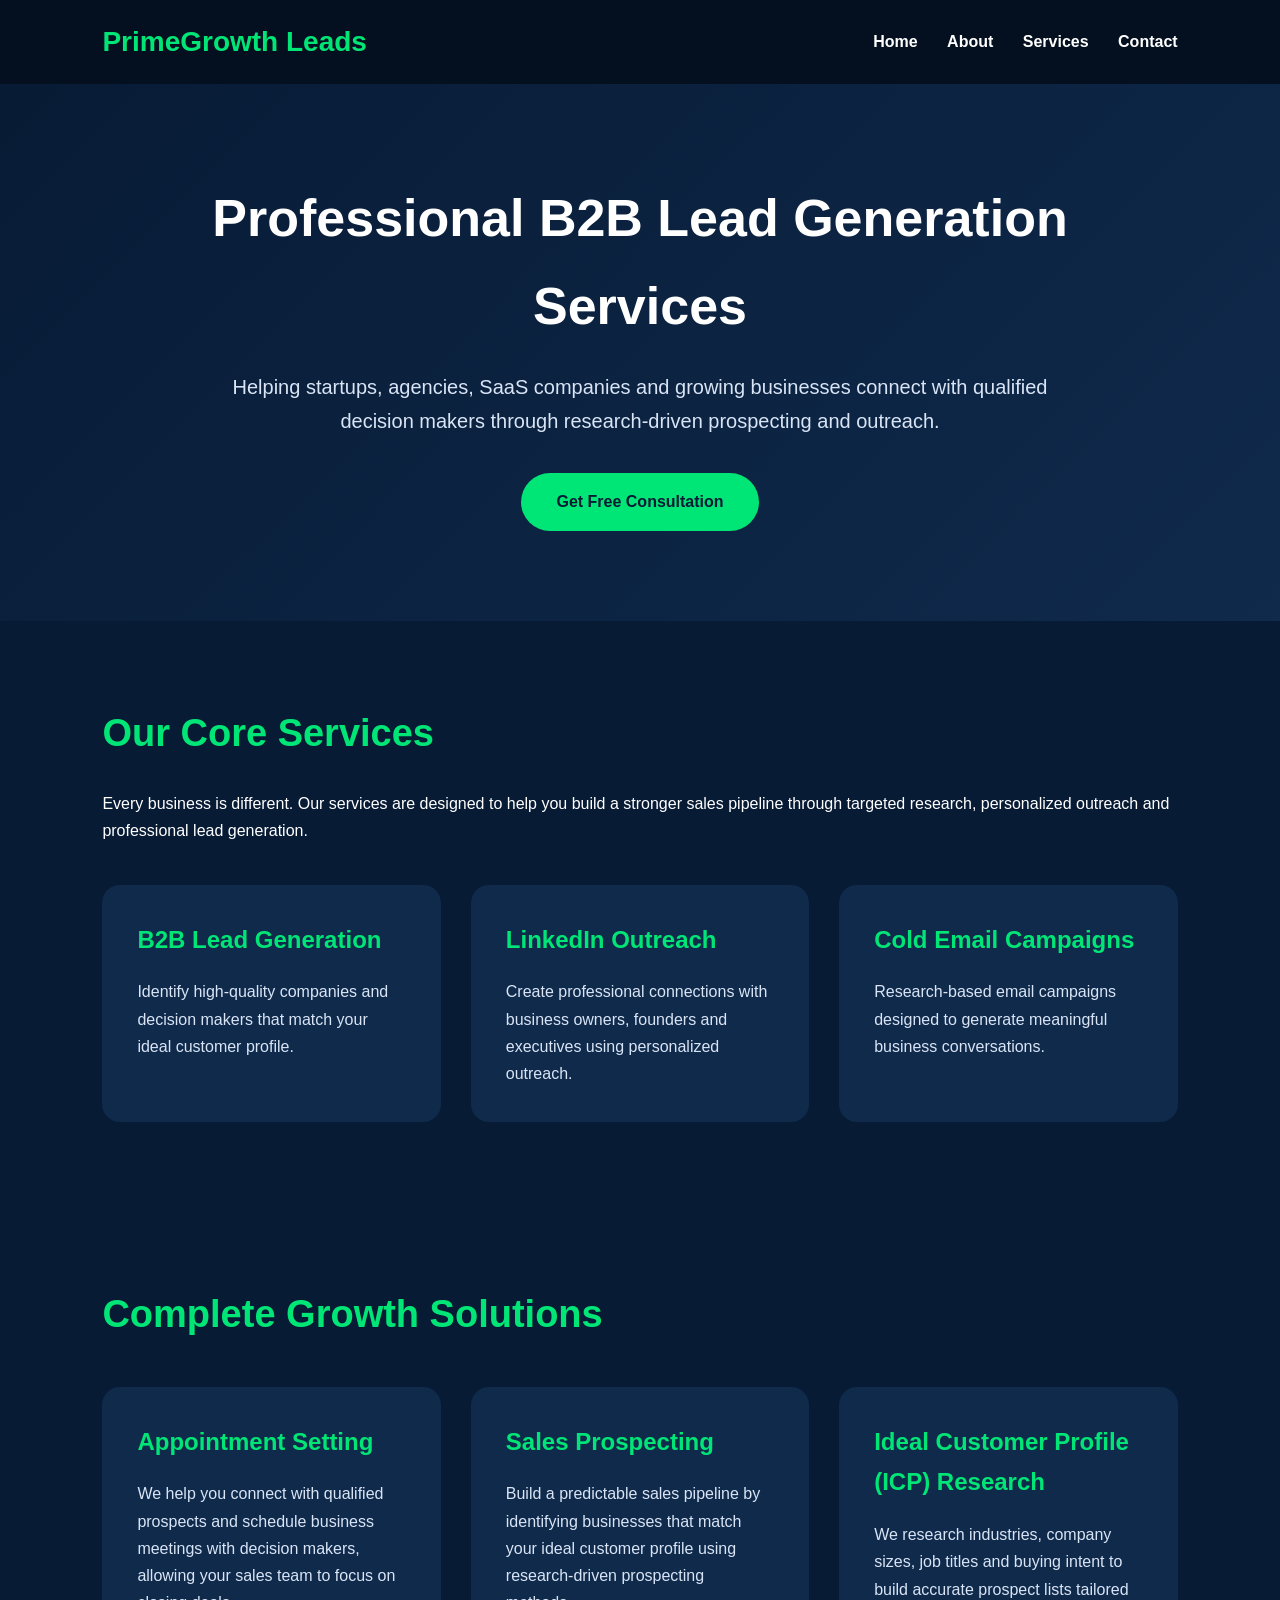
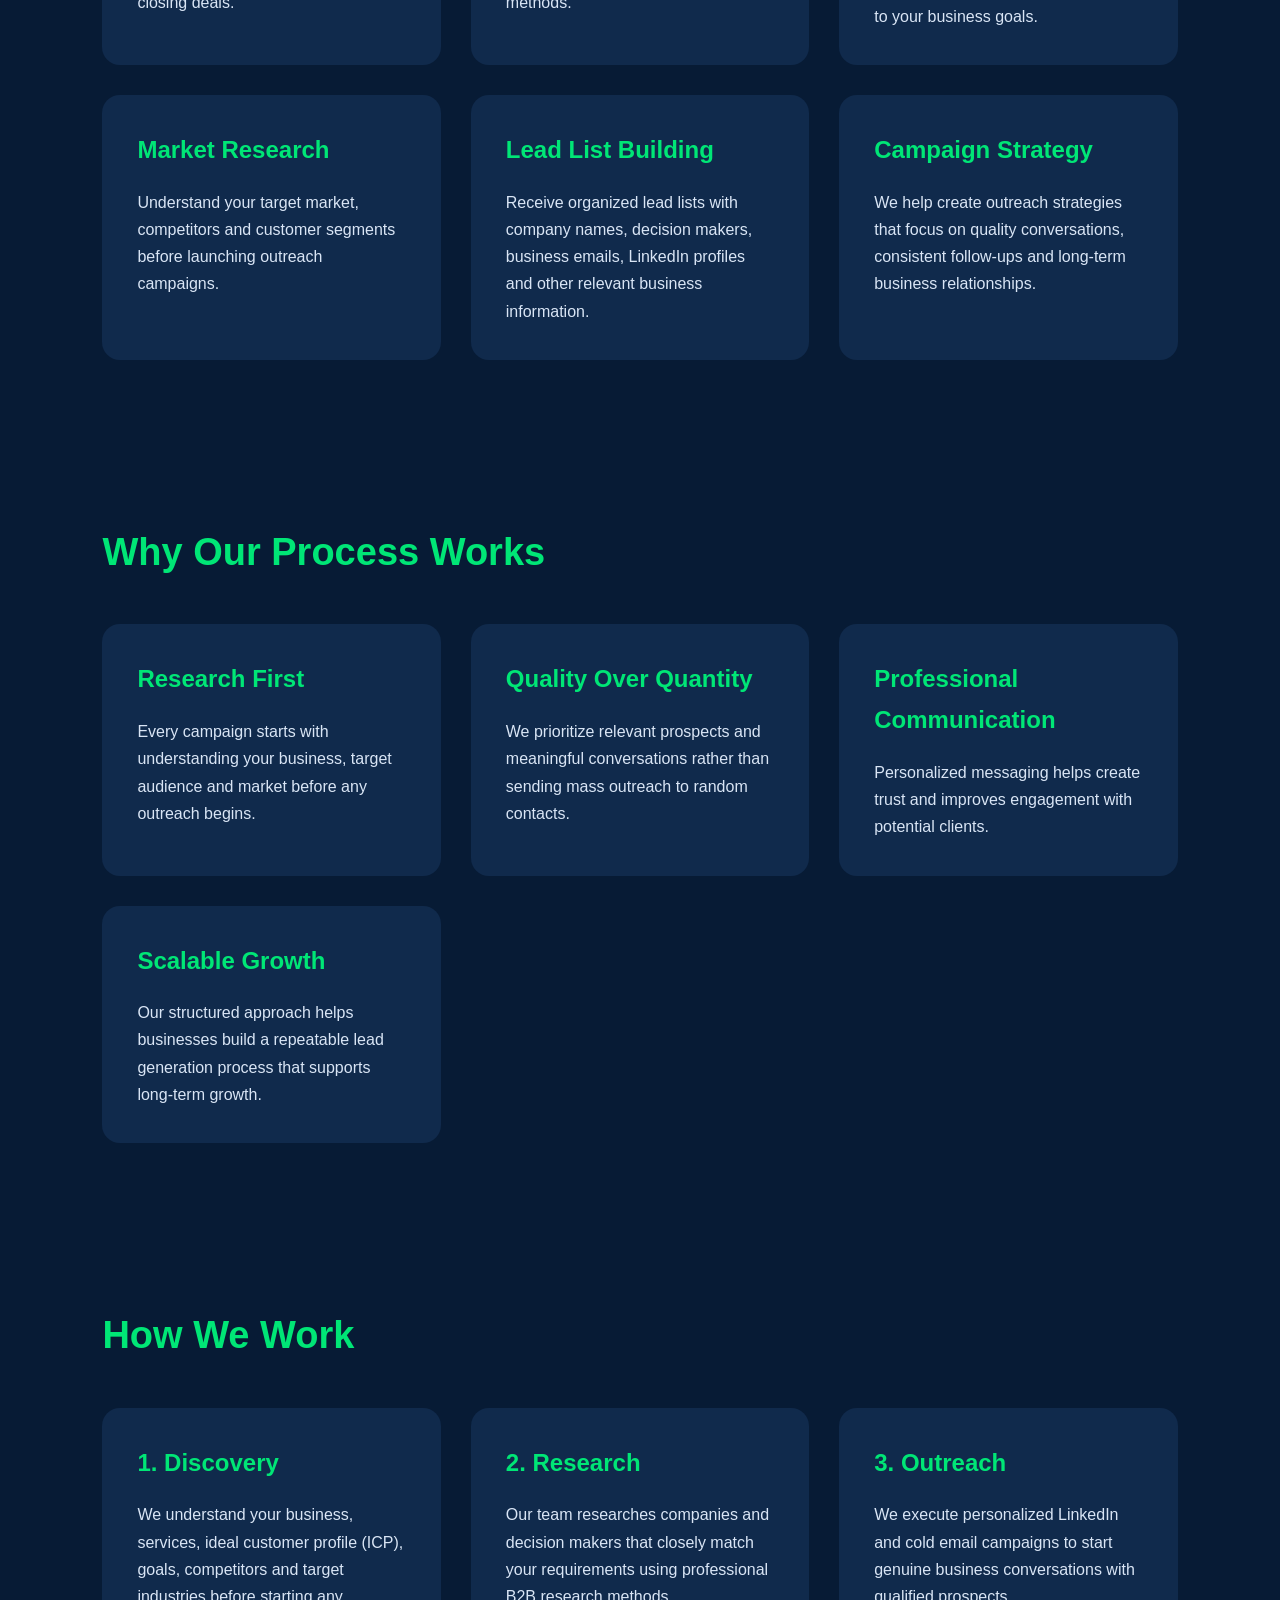
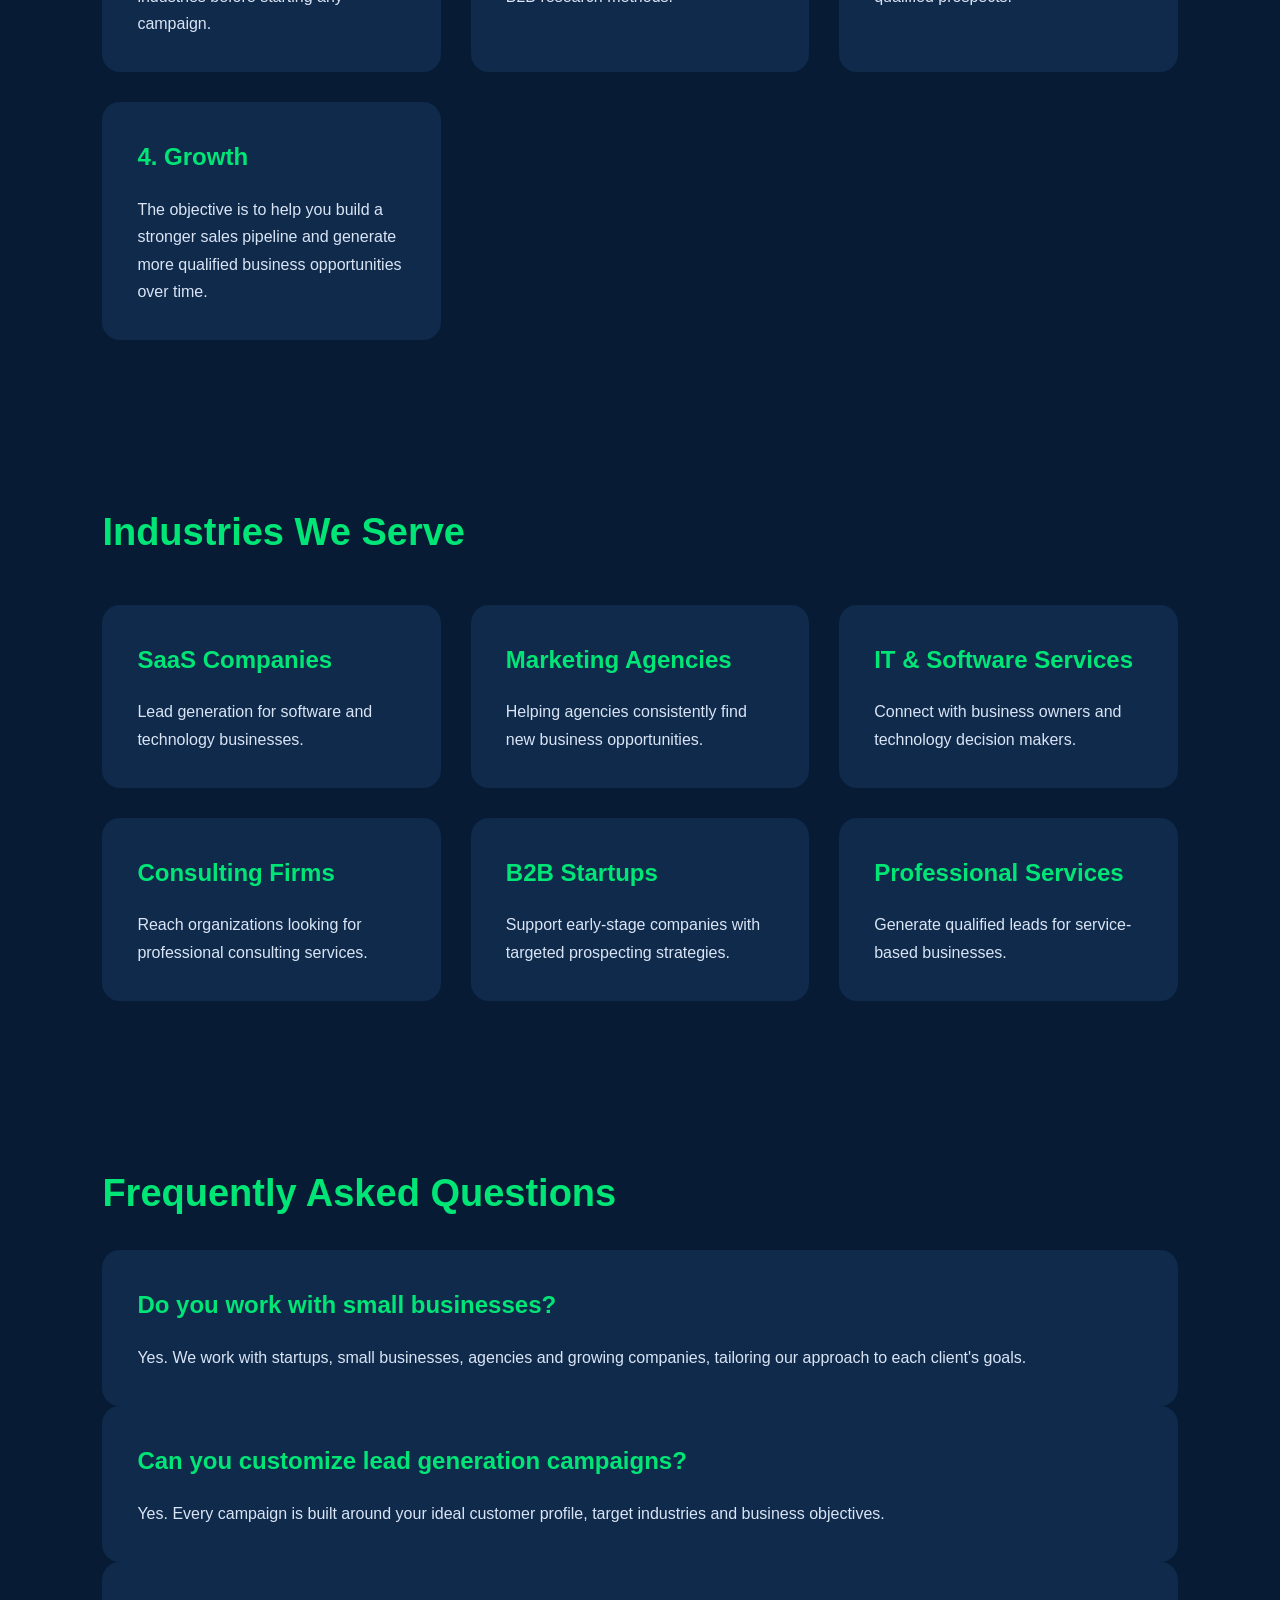
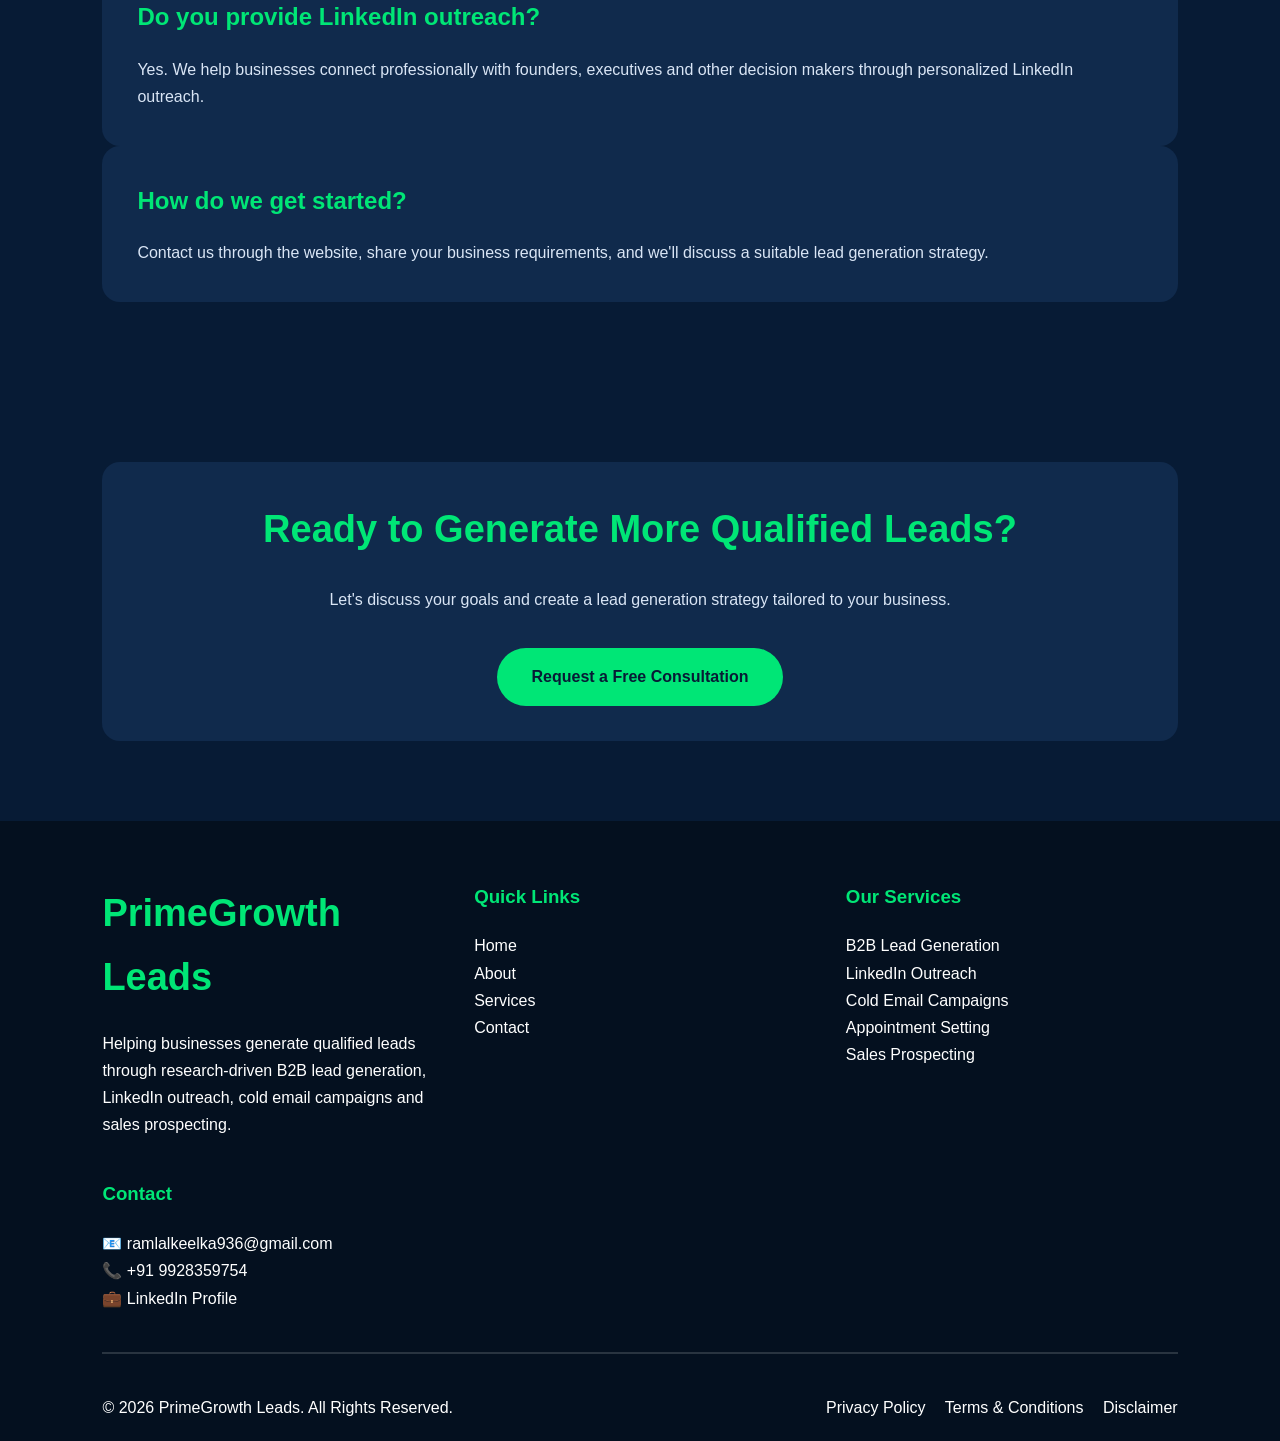
<file: services.html>
<!DOCTYPE html>
<html lang="en">

<head>
  <link rel="icon" href="./logo.png" type="image/png">
<link rel="shortcut icon" href="./logo.png" type="image/png">
<link rel="apple-touch-icon" href="./logo.png">

<meta charset="UTF-8">
<meta name="viewport" content="width=device-width, initial-scale=1.0">

<title>Services | PrimeGrowth Leads</title>

<meta name="description" content="Professional B2B Lead Generation, LinkedIn Outreach, Cold Email Campaigns, Appointment Setting and Sales Prospecting Services.">

<style>

*{
margin:0;
padding:0;
box-sizing:border-box;
font-family:Arial,Helvetica,sans-serif;
}

body{
background:#071B35;
color:#ffffff;
line-height:1.7;
}

header{
background:#04101F;
padding:18px 8%;
display:flex;
justify-content:space-between;
align-items:center;
position:sticky;
top:0;
z-index:999;
}

.logo{
font-size:28px;
font-weight:bold;
color:#00E676;
}

nav a{
color:#fff;
text-decoration:none;
margin-left:25px;
font-weight:bold;
}

nav a:hover{
color:#00E676;
}

.hero{
padding:90px 8%;
text-align:center;
background:linear-gradient(135deg,#071B35,#102A4C);
}

.hero h1{
font-size:52px;
margin-bottom:20px;
}

.hero p{
max-width:850px;
margin:auto;
font-size:20px;
color:#d9e5f5;
}

.btn{
display:inline-block;
margin-top:35px;
padding:15px 35px;
background:#00E676;
color:#071B35;
text-decoration:none;
border-radius:30px;
font-weight:bold;
}

.section{
padding:80px 8%;
}

.container{
max-width:1200px;
margin:auto;
}

h2{
font-size:38px;
margin-bottom:25px;
color:#00E676;
}

.cards{
display:grid;
grid-template-columns:repeat(auto-fit,minmax(300px,1fr));
gap:30px;
margin-top:40px;
}

.card{
background:#102A4C;
padding:35px;
border-radius:18px;
transition:.3s;
}

.card:hover{
transform:translateY(-8px);
}

.card h3{
color:#00E676;
margin-bottom:18px;
font-size:24px;
}

.card p{
color:#d9e5f5;
}

@media(max-width:768px){

.hero h1{
font-size:38px;
}

nav{
display:none;
}

}

</style>

</head>

<body>

<header>

<div class="logo">

PrimeGrowth Leads

</div>

<nav>

<a href="index.html">Home</a>

<a href="about.html">About</a>

<a href="services.html">Services</a>

<a href="contact.html">Contact</a>

</nav>

</header>

<section class="hero">

<h1>Professional B2B Lead Generation Services</h1>

<p>

Helping startups, agencies, SaaS companies and growing businesses connect with qualified decision makers through research-driven prospecting and outreach.

</p>

<a href="contact.html" class="btn">

Get Free Consultation

</a>

</section>

<section class="section">

<div class="container">

<h2>Our Core Services</h2>

<p>

Every business is different. Our services are designed to help you build a stronger sales pipeline through targeted research, personalized outreach and professional lead generation.

</p>

<div class="cards">

<div class="card">

<h3>B2B Lead Generation</h3>

<p>

Identify high-quality companies and decision makers that match your ideal customer profile.

</p>

</div>

<div class="card">

<h3>LinkedIn Outreach</h3>

<p>

Create professional connections with business owners, founders and executives using personalized outreach.

</p>

</div>

<div class="card">

<h3>Cold Email Campaigns</h3>

<p>

Research-based email campaigns designed to generate meaningful business conversations.

</p>

</div>

</div>

</div>

</section><!-- ===========================
MORE SERVICES
=========================== -->

<section class="section">

<div class="container">

<h2>Complete Growth Solutions</h2>

<div class="cards">

<div class="card">

<h3>Appointment Setting</h3>

<p>

We help you connect with qualified prospects and schedule business meetings with decision makers, allowing your sales team to focus on closing deals.

</p>

</div>

<div class="card">

<h3>Sales Prospecting</h3>

<p>

Build a predictable sales pipeline by identifying businesses that match your ideal customer profile using research-driven prospecting methods.

</p>

</div>

<div class="card">

<h3>Ideal Customer Profile (ICP) Research</h3>

<p>

We research industries, company sizes, job titles and buying intent to build accurate prospect lists tailored to your business goals.

</p>

</div>

<div class="card">

<h3>Market Research</h3>

<p>

Understand your target market, competitors and customer segments before launching outreach campaigns.

</p>

</div>

<div class="card">

<h3>Lead List Building</h3>

<p>

Receive organized lead lists with company names, decision makers, business emails, LinkedIn profiles and other relevant business information.

</p>

</div>

<div class="card">

<h3>Campaign Strategy</h3>

<p>

We help create outreach strategies that focus on quality conversations, consistent follow-ups and long-term business relationships.

</p>

</div>

</div>

</div>

</section>

<!-- ===========================
WHY OUR PROCESS WORKS
=========================== -->

<section class="section">

<div class="container">

<h2>Why Our Process Works</h2>

<div class="cards">

<div class="card">

<h3>Research First</h3>

<p>

Every campaign starts with understanding your business, target audience and market before any outreach begins.

</p>

</div>

<div class="card">

<h3>Quality Over Quantity</h3>

<p>

We prioritize relevant prospects and meaningful conversations rather than sending mass outreach to random contacts.

</p>

</div>

<div class="card">

<h3>Professional Communication</h3>

<p>

Personalized messaging helps create trust and improves engagement with potential clients.

</p>

</div>

<div class="card">

<h3>Scalable Growth</h3>

<p>

Our structured approach helps businesses build a repeatable lead generation process that supports long-term growth.

</p>

</div>

</div>

</div>

</section><!-- ===========================
OUR PROCESS
=========================== -->

<section class="section">

<div class="container">

<h2>How We Work</h2>

<div class="cards">

<div class="card">

<h3>1. Discovery</h3>

<p>

We understand your business, services, ideal customer profile (ICP), goals, competitors and target industries before starting any campaign.

</p>

</div>

<div class="card">

<h3>2. Research</h3>

<p>

Our team researches companies and decision makers that closely match your requirements using professional B2B research methods.

</p>

</div>

<div class="card">

<h3>3. Outreach</h3>

<p>

We execute personalized LinkedIn and cold email campaigns to start genuine business conversations with qualified prospects.

</p>

</div>

<div class="card">

<h3>4. Growth</h3>

<p>

The objective is to help you build a stronger sales pipeline and generate more qualified business opportunities over time.

</p>

</div>

</div>

</div>

</section>

<!-- ===========================
INDUSTRIES WE SERVE
=========================== -->

<section class="section">

<div class="container">

<h2>Industries We Serve</h2>

<div class="cards">

<div class="card">
<h3>SaaS Companies</h3>
<p>Lead generation for software and technology businesses.</p>
</div>

<div class="card">
<h3>Marketing Agencies</h3>
<p>Helping agencies consistently find new business opportunities.</p>
</div>

<div class="card">
<h3>IT & Software Services</h3>
<p>Connect with business owners and technology decision makers.</p>
</div>

<div class="card">
<h3>Consulting Firms</h3>
<p>Reach organizations looking for professional consulting services.</p>
</div>

<div class="card">
<h3>B2B Startups</h3>
<p>Support early-stage companies with targeted prospecting strategies.</p>
</div>

<div class="card">
<h3>Professional Services</h3>
<p>Generate qualified leads for service-based businesses.</p>
</div>

</div>

</div>

</section>

<!-- ===========================
FAQ
=========================== -->

<section class="section">

<div class="container">

<h2>Frequently Asked Questions</h2>

<div class="card">

<h3>Do you work with small businesses?</h3>

<p>

Yes. We work with startups, small businesses, agencies and growing companies, tailoring our approach to each client's goals.

</p>

</div>

<div class="card">

<h3>Can you customize lead generation campaigns?</h3>

<p>

Yes. Every campaign is built around your ideal customer profile, target industries and business objectives.

</p>

</div>

<div class="card">

<h3>Do you provide LinkedIn outreach?</h3>

<p>

Yes. We help businesses connect professionally with founders, executives and other decision makers through personalized LinkedIn outreach.

</p>

</div>

<div class="card">

<h3>How do we get started?</h3>

<p>

Contact us through the website, share your business requirements, and we'll discuss a suitable lead generation strategy.

</p>

</div>

</div>

</section>

<!-- ===========================
CALL TO ACTION
=========================== -->

<section class="section">

<div class="container">

<div class="card" style="text-align:center;">

<h2>Ready to Generate More Qualified Leads?</h2>

<p>

Let's discuss your goals and create a lead generation strategy tailored to your business.

</p>

<a href="contact.html" class="btn">

Request a Free Consultation

</a>

</div>

</div>

</section><!-- ===========================
FOOTER
=========================== -->

<footer style="background:#04101F;padding:60px 8% 20px;">

<div style="max-width:1300px;margin:auto;display:grid;grid-template-columns:repeat(auto-fit,minmax(250px,1fr));gap:40px;">

<!-- Company -->

<div>

<h2 style="color:#00E676;margin-bottom:20px;">

PrimeGrowth Leads

</h2>

<p>

Helping businesses generate qualified leads through research-driven B2B lead generation, LinkedIn outreach, cold email campaigns and sales prospecting.

</p>

</div>

<!-- Quick Links -->

<div>

<h3 style="color:#00E676;margin-bottom:20px;">

Quick Links

</h3>

<p><a href="index.html" style="color:#ffffff;text-decoration:none;">Home</a></p>

<p><a href="about.html" style="color:#ffffff;text-decoration:none;">About</a></p>

<p><a href="services.html" style="color:#ffffff;text-decoration:none;">Services</a></p>

<p><a href="contact.html" style="color:#ffffff;text-decoration:none;">Contact</a></p>

</div>

<!-- Services -->

<div>

<h3 style="color:#00E676;margin-bottom:20px;">

Our Services

</h3>

<p>B2B Lead Generation</p>

<p>LinkedIn Outreach</p>

<p>Cold Email Campaigns</p>

<p>Appointment Setting</p>

<p>Sales Prospecting</p>

</div>

<!-- Contact -->

<div>

<h3 style="color:#00E676;margin-bottom:20px;">

Contact

</h3>

<p>📧 ramlalkeelka936@gmail.com</p>

<p>📞 +91 9928359754</p>

<p>

💼

<a href="https://www.linkedin.com/in/ram-keelka-12836a3b2"

target="_blank"

style="color:#ffffff;text-decoration:none;">

LinkedIn Profile

</a>

</p>

</div>

</div>

<hr style="margin:40px 0;border:1px solid rgba(255,255,255,.15);">

<div style="display:flex;flex-wrap:wrap;justify-content:space-between;align-items:center;gap:20px;max-width:1300px;margin:auto;">

<div>

<p>

© 2026 PrimeGrowth Leads. All Rights Reserved.

</p>

</div>

<div>

<a href="privacy-policy.html" style="color:white;text-decoration:none;margin-right:15px;">Privacy Policy</a>

<a href="terms.html" style="color:white;text-decoration:none;margin-right:15px;">Terms & Conditions</a>

<a href="disclaimer.html" style="color:white;text-decoration:none;">Disclaimer</a>

</div>

</div>

</footer>

</body>

</html>
</file>
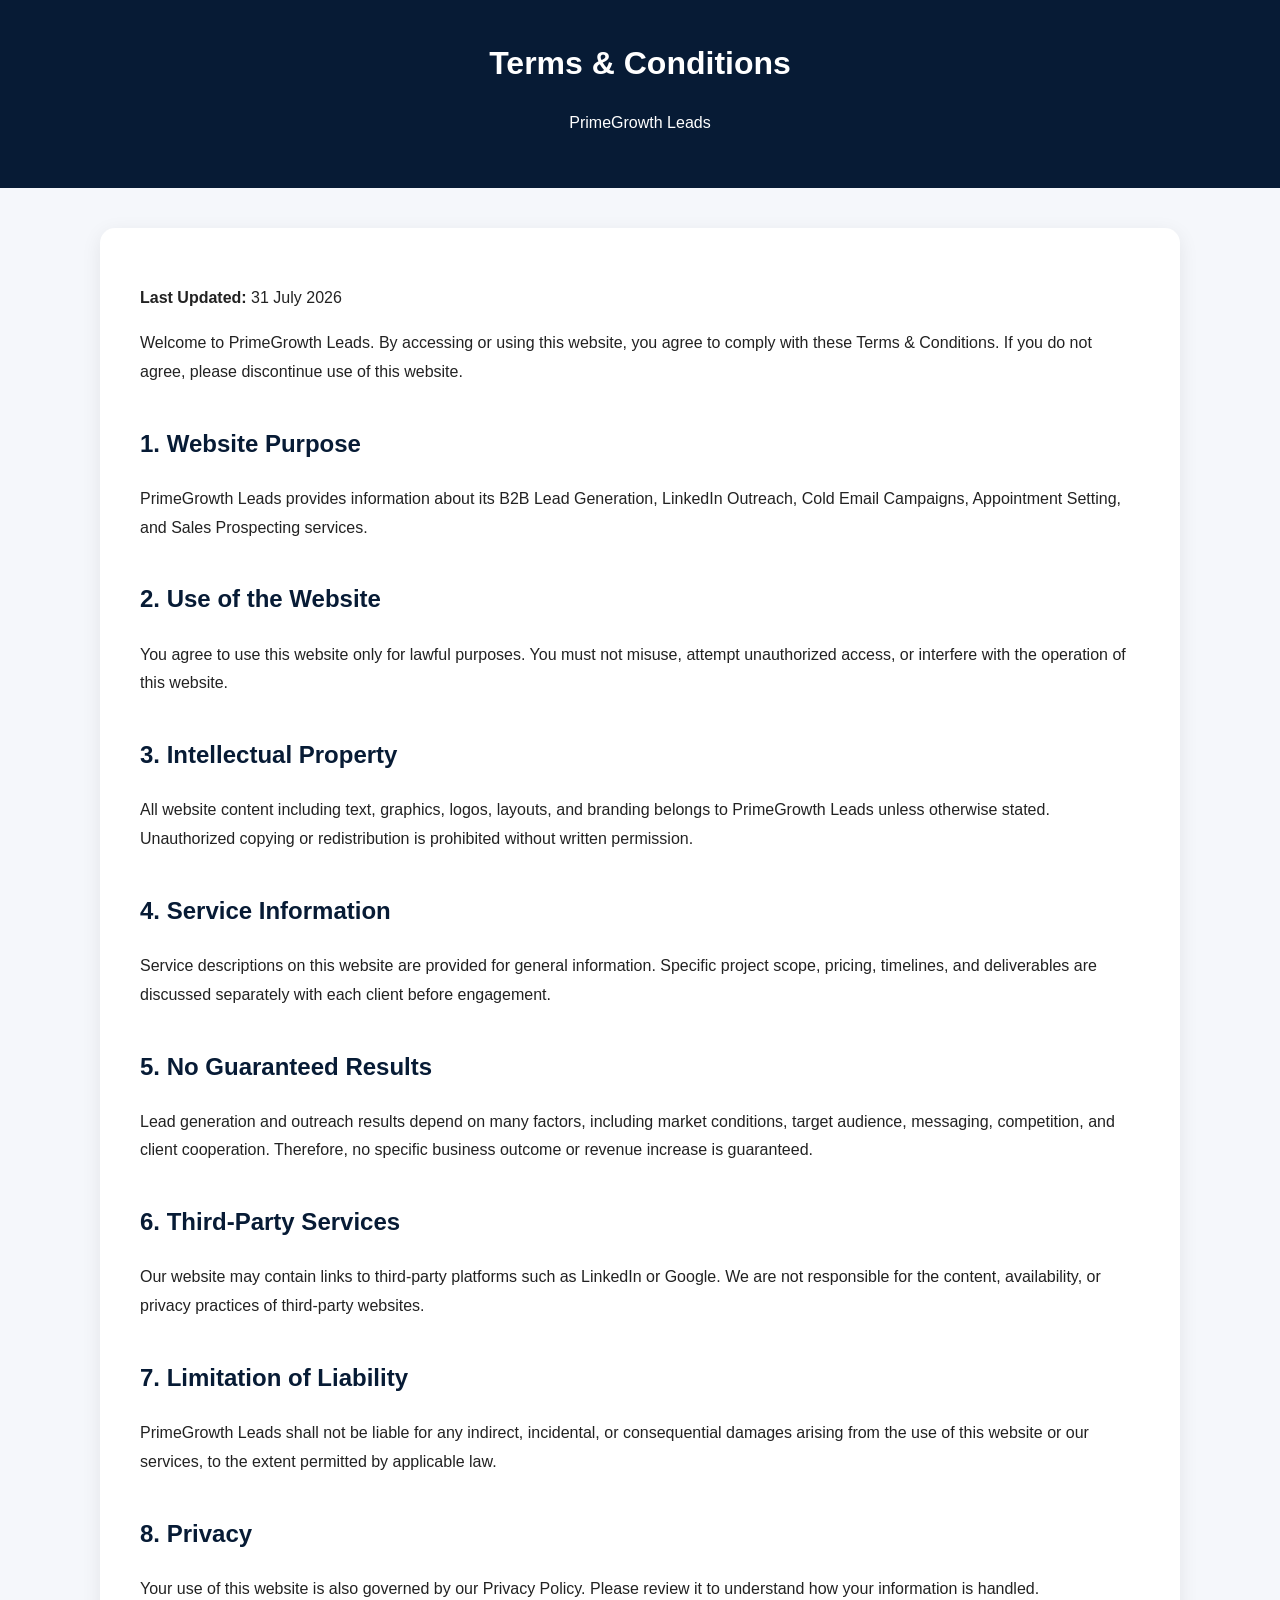
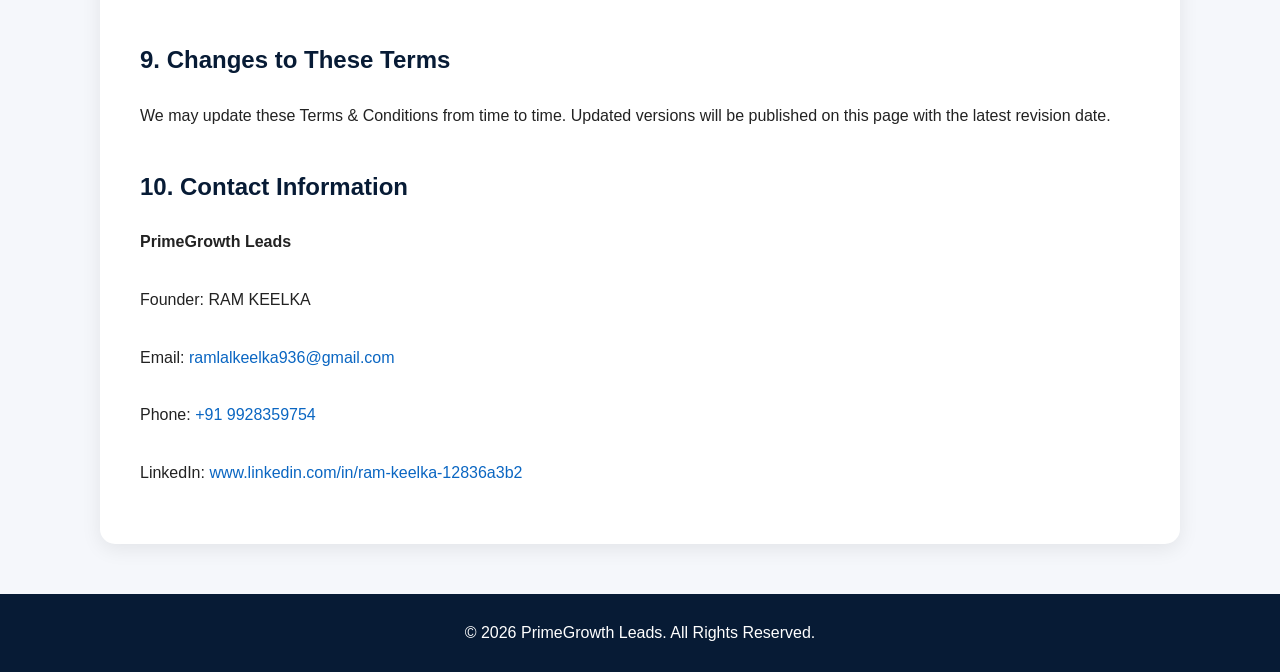
<file: terms.html>
<!DOCTYPE html>
<html lang="en">
<head>
  <link rel="icon" href="./logo.png" type="image/png">
<link rel="shortcut icon" href="./logo.png" type="image/png">
<link rel="apple-touch-icon" href="./logo.png">

<meta charset="UTF-8">
<meta name="viewport" content="width=device-width, initial-scale=1.0">

<title>Terms & Conditions | PrimeGrowth Leads</title>

<meta name="description" content="Read the Terms & Conditions for using the PrimeGrowth Leads website and services.">

<style>

body{
margin:0;
font-family:Arial,Helvetica,sans-serif;
background:#f5f7fb;
color:#222;
line-height:1.8;
}

header{
background:#071B35;
color:#fff;
padding:35px;
text-align:center;
}

.container{
max-width:1000px;
margin:40px auto;
background:#fff;
padding:40px;
border-radius:15px;
box-shadow:0 5px 20px rgba(0,0,0,.08);
}

h1{
margin:0;
}

h2{
color:#071B35;
margin-top:35px;
}

a{
color:#0a66c2;
text-decoration:none;
}

footer{
background:#071B35;
color:#fff;
text-align:center;
padding:25px;
margin-top:50px;
}

</style>

</head>

<body>

<header>

<h1>Terms & Conditions</h1>

<p>PrimeGrowth Leads</p>

</header>

<div class="container">

<p><strong>Last Updated:</strong> 31 July 2026</p>

<p>
Welcome to PrimeGrowth Leads. By accessing or using this website, you agree to comply with these Terms & Conditions. If you do not agree, please discontinue use of this website.
</p>

<h2>1. Website Purpose</h2>

<p>
PrimeGrowth Leads provides information about its B2B Lead Generation, LinkedIn Outreach, Cold Email Campaigns, Appointment Setting, and Sales Prospecting services.
</p>

<h2>2. Use of the Website</h2>

<p>
You agree to use this website only for lawful purposes. You must not misuse, attempt unauthorized access, or interfere with the operation of this website.
</p>

<h2>3. Intellectual Property</h2>

<p>
All website content including text, graphics, logos, layouts, and branding belongs to PrimeGrowth Leads unless otherwise stated. Unauthorized copying or redistribution is prohibited without written permission.
</p>

<h2>4. Service Information</h2>

<p>
Service descriptions on this website are provided for general information. Specific project scope, pricing, timelines, and deliverables are discussed separately with each client before engagement.
</p>

<h2>5. No Guaranteed Results</h2>

<p>
Lead generation and outreach results depend on many factors, including market conditions, target audience, messaging, competition, and client cooperation. Therefore, no specific business outcome or revenue increase is guaranteed.
</p>

<h2>6. Third-Party Services</h2>

<p>
Our website may contain links to third-party platforms such as LinkedIn or Google. We are not responsible for the content, availability, or privacy practices of third-party websites.
</p>

<h2>7. Limitation of Liability</h2>

<p>
PrimeGrowth Leads shall not be liable for any indirect, incidental, or consequential damages arising from the use of this website or our services, to the extent permitted by applicable law.
</p>

<h2>8. Privacy</h2>

<p>
Your use of this website is also governed by our Privacy Policy. Please review it to understand how your information is handled.
</p>

<h2>9. Changes to These Terms</h2>

<p>
We may update these Terms & Conditions from time to time. Updated versions will be published on this page with the latest revision date.
</p>

<h2>10. Contact Information</h2>

<p>

<strong>PrimeGrowth Leads</strong><br><br>

Founder: RAM KEELKA<br><br>

Email:
<a href="mailto:ramlalkeelka936@gmail.com">
ramlalkeelka936@gmail.com
</a>

<br><br>

Phone:
<a href="tel:+919928359754">
+91 9928359754
</a>

<br><br>

LinkedIn:
<a href="https://www.linkedin.com/in/ram-keelka-12836a3b2" target="_blank">
www.linkedin.com/in/ram-keelka-12836a3b2
</a>

</p>

</div>

<footer>

© 2026 PrimeGrowth Leads. All Rights Reserved.

</footer>

</body>
</html>
</file>
